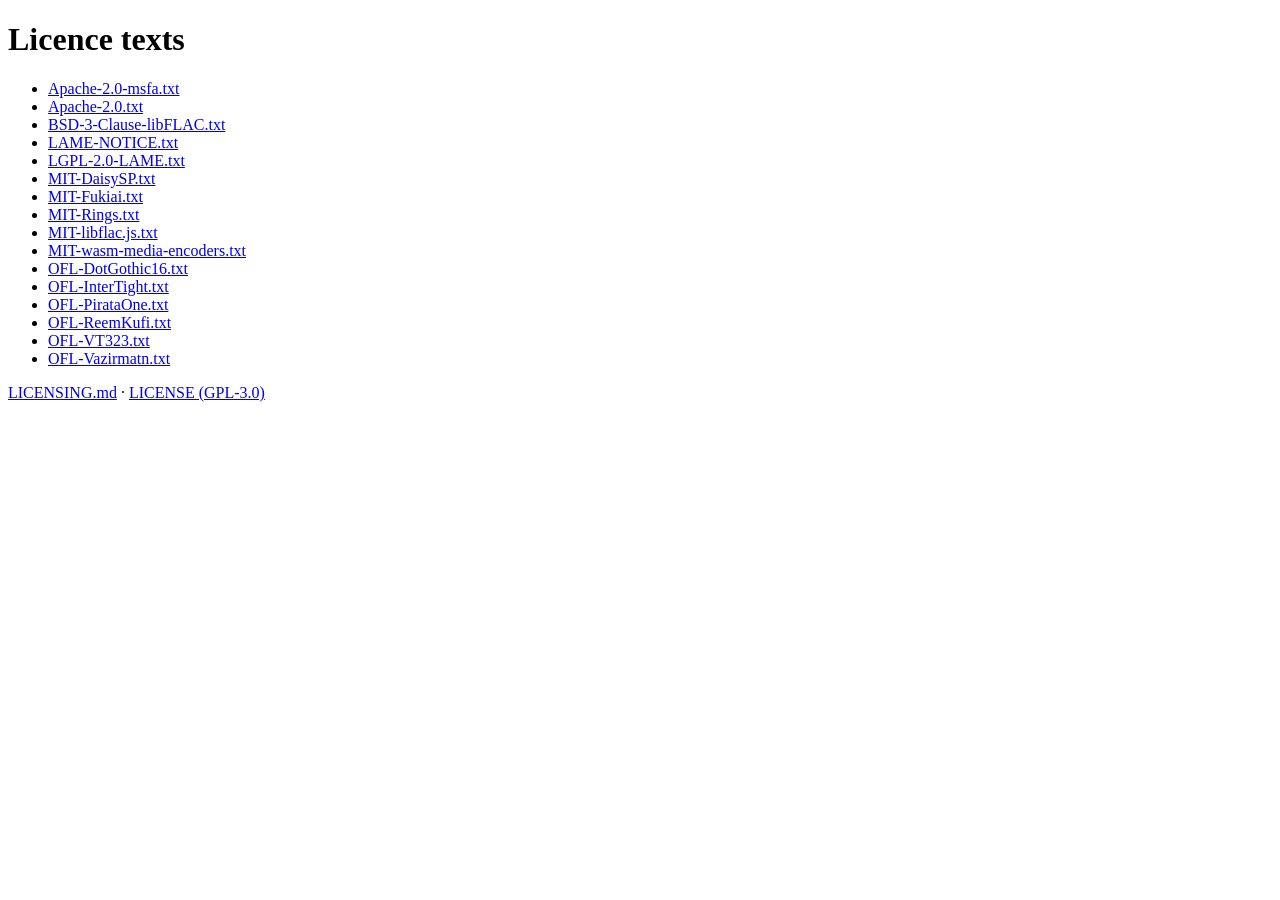
<file: firmware/LICENSES/index.html>
<!doctype html><meta charset="utf-8"><title>Felucca licences</title><h1>Licence texts</h1><ul><li><a href="Apache-2.0-msfa.txt">Apache-2.0-msfa.txt</a></li><li><a href="Apache-2.0.txt">Apache-2.0.txt</a></li><li><a href="BSD-3-Clause-libFLAC.txt">BSD-3-Clause-libFLAC.txt</a></li><li><a href="LAME-NOTICE.txt">LAME-NOTICE.txt</a></li><li><a href="LGPL-2.0-LAME.txt">LGPL-2.0-LAME.txt</a></li><li><a href="MIT-DaisySP.txt">MIT-DaisySP.txt</a></li><li><a href="MIT-Fukiai.txt">MIT-Fukiai.txt</a></li><li><a href="MIT-Rings.txt">MIT-Rings.txt</a></li><li><a href="MIT-libflac.js.txt">MIT-libflac.js.txt</a></li><li><a href="MIT-wasm-media-encoders.txt">MIT-wasm-media-encoders.txt</a></li><li><a href="OFL-DotGothic16.txt">OFL-DotGothic16.txt</a></li><li><a href="OFL-InterTight.txt">OFL-InterTight.txt</a></li><li><a href="OFL-PirataOne.txt">OFL-PirataOne.txt</a></li><li><a href="OFL-ReemKufi.txt">OFL-ReemKufi.txt</a></li><li><a href="OFL-VT323.txt">OFL-VT323.txt</a></li><li><a href="OFL-Vazirmatn.txt">OFL-Vazirmatn.txt</a></li></ul><p><a href="../LICENSING.md">LICENSING.md</a> · <a href="../LICENSE">LICENSE (GPL-3.0)</a></p>
</file>
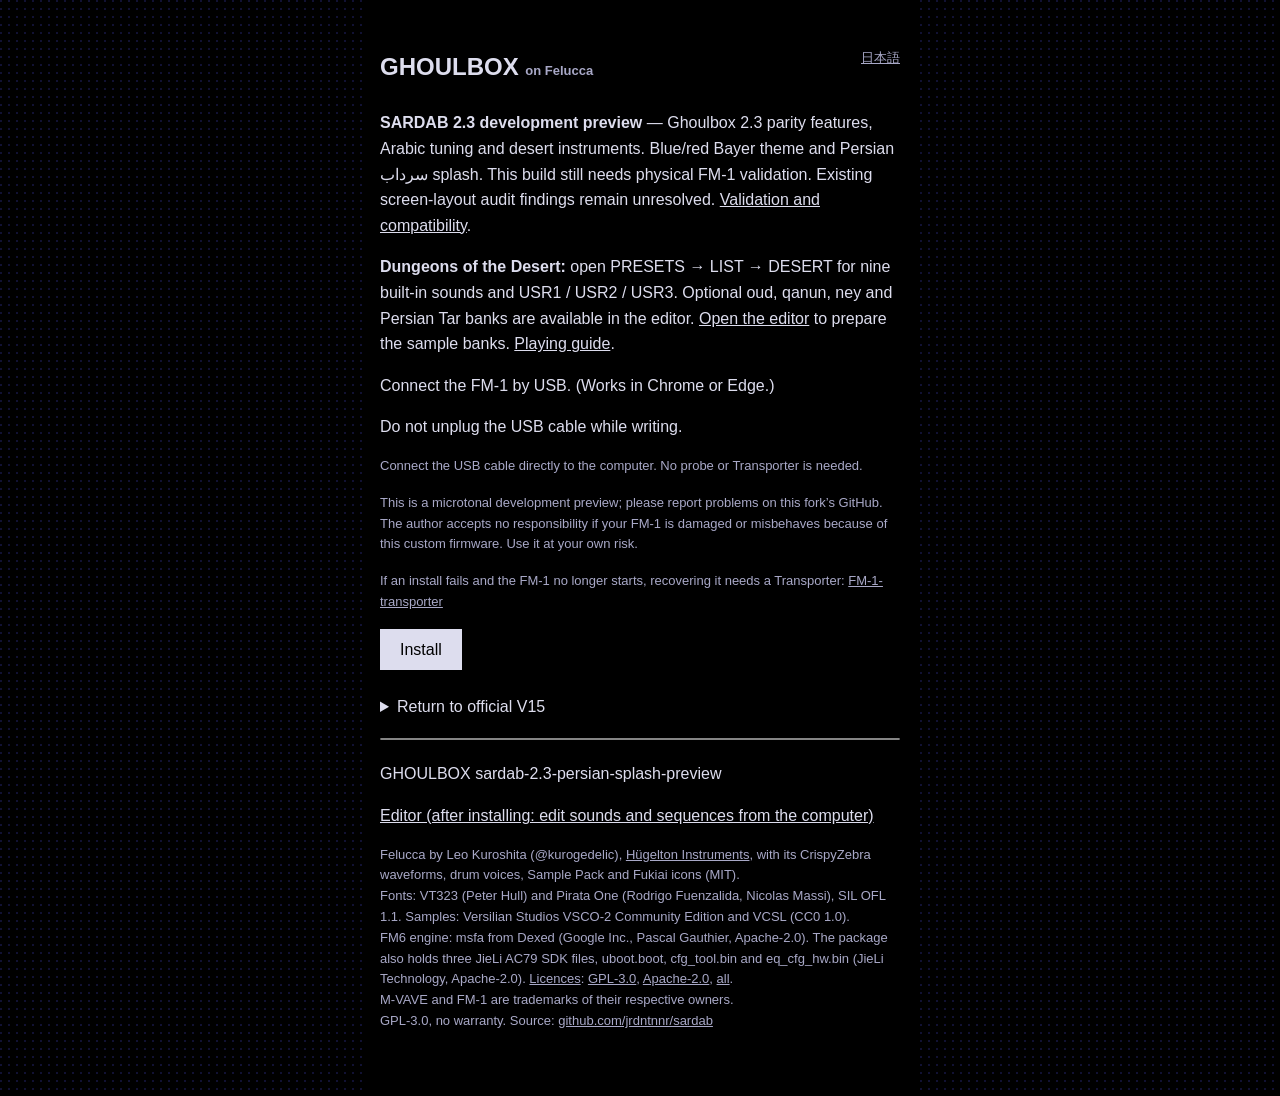
<file: webapp/installer/index.html>
<!doctype html>
<!-- SPDX-License-Identifier: GPL-3.0-only
     Copyright (C) 2026 Leo Kuroshita (@kurogedelic), Hügelton Instruments -->
<html lang="en" data-brand="sardab">
<head>
<meta charset="utf-8">
<meta name="viewport" content="width=device-width, initial-scale=1">
<title>GHOULBOX</title>
<style>
  :root { --bg: #F2EAD8; --fg: #1E140C; --dim: #6E604C; --theme: #9A5A0C; }   /* GHOULBOX: parchment / CRYPT */
  @media (prefers-color-scheme: dark) {
    :root:not([data-theme="light"]) { --bg: #0E0B08; --fg: #E8DCC4; --dim: #A0927C; --theme: #E89A2C; }
  }
  :root[data-theme="dark"] { --bg: #0E0B08; --fg: #E8DCC4; --dim: #A0927C; --theme: #E89A2C; }
  h1 { color: var(--theme); }
  body { margin: 0; background: var(--bg); color: var(--fg);
         font: 16px/1.6 -apple-system, BlinkMacSystemFont, "Helvetica Neue", Arial, sans-serif; }
  main { max-width: 520px; margin: 0 auto; padding: 48px 16px; }
  h1 { font-size: 24px; font-weight: 600; margin: 0 0 24px; }
  .lang { float: right; font-size: 13px; color: var(--dim); cursor: pointer; text-decoration: underline; background: none; padding: 0; color: var(--dim); }
  p { margin: 0 0 16px; }
  button { font: inherit; background: var(--fg); color: var(--bg); border: 0; padding: 8px 20px; cursor: pointer; }
  button:disabled { opacity: .3; cursor: default; }
  #status { margin-top: 16px; min-height: 1.6em; }
  .small { color: var(--dim); font-size: 13px; }
  progress { width: 100%; height: 4px; margin-top: 16px; }
  pre { color: var(--dim); font-size: 12px; white-space: pre-wrap; margin-top: 16px; }
</style>
<link rel="stylesheet" href="sardab-theme.css">
</head>
<body class="installer">
<main>
  <button class="lang" id="lang"></button>
  <h1>GHOULBOX <span class="small" style="color:var(--dim)">on Felucca</span></h1>
  <p><strong>SARDAB 2.3 development preview</strong> — Ghoulbox 2.3 parity features, Arabic tuning and desert instruments.
    Blue/red Bayer theme and Persian سرداب splash. This build still needs physical FM-1 validation. Existing screen-layout audit findings remain unresolved.
    <a href="https://github.com/jrdntnnr/sardab/blob/main/docs/INTEGRATION-STATUS.md" style="color:inherit">Validation and compatibility</a>.</p>
  <p><strong>Dungeons of the Desert:</strong> open PRESETS → LIST → DESERT for nine built-in sounds and USR1 / USR2 / USR3.
    Optional oud, qanun, ney and Persian Tar banks are available in the editor.
    <a href="../editor/" style="color:inherit">Open the editor</a> to prepare the sample banks.
    <a href="https://github.com/jrdntnnr/sardab/blob/main/docs/DUNGEONS-OF-THE-DESERT.md" style="color:inherit">Playing guide</a>.</p>
  <p data-t="intro"></p>
  <p data-t="warn"></p>
  <p class="small" data-t="direct"></p>
  <p class="small" data-t="beta"></p>
  <p class="small"><span data-t="brick"></span>
    <a href="https://github.com/kurogedelic/FM-1-transporter" target="_blank" rel="noopener" style="color:inherit">FM-1-transporter</a></p>
  <p><button id="go" disabled data-t="install"></button></p>
  <details style="margin-top:24px">
    <summary data-t="stockTitle"></summary>
    <p class="small" data-t="back"></p>
    <p class="small"><a href="https://www.m-vave.com/download" target="_blank" rel="noopener" style="color:inherit">M-VAVE Downloads</a></p>
    <p><label><span data-t="stockFile"></span><br><input id="stock-file" type="file" accept=".fwsc"></label></p>
    <p><button id="stock-go" disabled data-t="stockGo"></button></p>
    <p class="small" data-t="stockBackup"></p>
    <p class="small"><label><input id="stock-recovery" type="checkbox"> <span data-t="stockRecovery"></span></label></p>
  </details>
  <progress id="bar" max="100" value="0"></progress>
  <p id="status"></p>
  <pre id="log"></pre>
  <p><a href="../editor/" style="color:inherit" data-t="editor"></a></p>
  <p class="small">Felucca by Leo Kuroshita (@kurogedelic), <a href="https://hugelton.com" target="_blank" rel="noopener" style="color:inherit">Hügelton Instruments</a>, with its CrispyZebra waveforms, drum voices, Sample Pack and Fukiai icons (MIT).<br>
    Fonts: VT323 (Peter Hull) and Pirata One (Rodrigo Fuenzalida, Nicolas Massi), SIL OFL 1.1. Samples: Versilian Studios VSCO-2 Community Edition and VCSL (CC0 1.0).<br>
    FM6 engine: msfa from Dexed (Google Inc., Pascal Gauthier, Apache-2.0). The package also holds three JieLi AC79 SDK files, uboot.boot, cfg_tool.bin and eq_cfg_hw.bin (JieLi Technology, Apache-2.0). <a href="../../firmware/LICENSING.md" style="color:inherit">Licences</a>: <a href="../../firmware/LICENSE" style="color:inherit">GPL-3.0</a>, <a href="../../firmware/LICENSES/Apache-2.0.txt" style="color:inherit">Apache-2.0</a>, <a href="../../firmware/LICENSES/" style="color:inherit">all</a>.<br>
    M-VAVE and FM-1 are trademarks of their respective owners.<br>
    <span data-t="license"></span> <a href="https://github.com/jrdntnnr/sardab" target="_blank" rel="noopener" style="color:inherit">github.com/jrdntnnr/sardab</a></p>
</main>
<script type="module">
// SPDX-License-Identifier: GPL-3.0-only
// Copyright (C) 2026 Leo Kuroshita (@kurogedelic), Hügelton Instruments
//
// FM-1 .fwsc packages in the browser: the package identity and the image the
// device reads during an update.

const BLOCKS = 20, BLK = 0x30, KEEP = 0x2F;
const STOCK_V15_SHA256 = "db1642b2b6fa5c2cccb11ffd13878068bb28601678d3644049f99dc40e7edb8a";
const STOCK_APP_SIZE = 0x8DFBC;
const STOCK_V15_SIZE = 699956;

const T = new Uint16Array(256);
for (let i = 0; i < 256; i++) {
  let c = i << 8;
  for (let k = 0; k < 8; k++) c = c & 0x8000 ? (c << 1) ^ 0x1021 : c << 1;
  T[i] = c & 0xFFFF;
}

function crc16(d, crc = 0) {
  for (let i = 0; i < d.length; i++) crc = ((crc << 8) & 0xFFFF) ^ T[((crc >> 8) ^ d[i]) & 0xFF];
  return crc;
}

function enc(buf, off, size, key = 0xFFFF) {
  for (let i = 0; i < size; i++) {
    buf[off + i] ^= key & 0xFF;
    key = ((key * 2) ^ (key & 0x8000 ? 0x1021 : 0)) & 0xFFFF;
  }
}

function sfc(buf, off, size, base, key) {
  for (let i = 0; i < size; i += 32) enc(buf, off + i, Math.min(size - i, 32), key ^ ((off + i - base) >> 2));
}

function chipkeyDecode(d) {
  let sum = 0;
  for (let i = 0; i < 16; i++) sum += d[i];
  sum &= 0xFF;
  sum = sum >= 0xE0 ? 0xAA : sum <= 0x10 ? 0x55 : sum;
  let k = 0;
  for (let i = 0; i < 16; i++) if ((d[16 + i] ^ d[15 - i]) < sum) k |= 1 << i;
  return k;
}

const align32 = (v) => (v + 31) & ~31;
const u16 = (b, o) => b[o] | (b[o + 1] << 8);
const u32 = (b, o) => (b[o] | (b[o + 1] << 8) | (b[o + 2] << 16) | (b[o + 3] << 24)) >>> 0;
function w16(b, o, v) { b[o] = v & 0xFF; b[o + 1] = (v >> 8) & 0xFF; }
function w32(b, o, v) { w16(b, o, v & 0xFFFF); w16(b, o + 2, (v >>> 16) & 0xFFFF); }

class Entry {                                   // JLFS head, 32 bytes
  constructor(raw, off) {
    this.hdrOff = off;
    this.hcrc = u16(raw, off);
    this.dcrc = u16(raw, off + 2);
    this.offset = u32(raw, off + 4);
    this.size = u32(raw, off + 8);
    this.flags = raw[off + 12];
    this.resvd = raw[off + 13];
    this.index = u16(raw, off + 14);
    this.rawName = raw.slice(off + 16, off + 32);
    const z = this.rawName.indexOf(0);
    this.name = String.fromCharCode(...this.rawName.slice(0, z < 0 ? 16 : z));
    if (crc16(raw.subarray(off + 2, off + 32)) !== this.hcrc) throw new Error(`JLFS header CRC mismatch @${off.toString(16)}`);
  }
  packInto(buf) {
    const o = this.hdrOff;
    w16(buf, o + 2, this.dcrc); w32(buf, o + 4, this.offset); w32(buf, o + 8, this.size);
    buf[o + 12] = this.flags; buf[o + 13] = this.resvd; w16(buf, o + 14, this.index);
    buf.set(this.rawName, o + 16);
    this.hcrc = crc16(buf.subarray(o + 2, o + 32));
    w16(buf, o, this.hcrc);
  }
}

class Package {
  constructor(bytes) {
    this.raw = new Uint8Array(bytes);
    this.parseUfw();
    this.flash = this.raw.slice(this.flashFileOff, this.flashFileOff + this.flashSize);
    this.parseFlash();
  }

  get product() { return productOf(this.raw); }

  setProduct(name) {
    if (name.length > BLOCKS) throw new Error("product name too long");
    for (let i = 0; i < BLOCKS; i++) {
      const m = i < name.length ? (name.charCodeAt(i) + i + 1) & 0xFF : 0x7D;
      if (i < name.length && m === 0x7D) throw new Error("product name encodes to the unused marker");
      this.raw[i * BLK + KEEP] = m;
    }
  }

  headerBytes() {
    const h = new Uint8Array(BLOCKS * KEEP);
    for (let i = 0; i < BLOCKS; i++) h.set(this.raw.subarray(i * BLK, i * BLK + KEEP), i * KEEP);
    return h;
  }

  hdrFileOff(i) { return Math.floor(i / KEEP) * BLK + (i % KEEP); }

  parseUfw() {
    const h = this.headerBytes();
    enc(h, 0, 0x40);
    const hcrc = u16(h, 0), lcrc = u16(h, 2), nent = u16(h, 8);
    if (crc16(h.subarray(2, 0x40)) !== hcrc) throw new Error("not an FM-1 .fwsc (UFW header CRC mismatch)");
    this.skew = BLOCKS * BLK - h.length;
    this.ufw = h;
    this.nent = nent;
    const hsize = 0x40 + nent * 0x50;
    if (crc16(h.subarray(0x40, hsize)) !== lcrc) throw new Error("UFW entry list CRC mismatch");
    this.entries = [];
    for (let off = 0x40; off < hsize; off += 0x50) {
      const e = h.slice(off, off + 0x50);
      enc(e, 0, 0x50);
      const z = e.subarray(0x40, 0x50).indexOf(0);
      this.entries.push({ off, type: u16(e, 0), dcrc: u16(e, 4), dataOff: u32(e, 8), size: u32(e, 12),
        name: String.fromCharCode(...e.subarray(0x40, z < 0 ? 0x50 : 0x40 + z)), plain: e });
    }
    const fl = this.entries.find((e) => e.type === 0);
    if (!fl) throw new Error("no flash.bin in the package");
    this.flashEntry = fl;
    this.flashFileOff = fl.dataOff + this.skew;
    this.flashSize = fl.size;
    if (crc16(this.raw.subarray(this.flashFileOff, this.flashFileOff + fl.size)) !== fl.dcrc) throw new Error("flash.bin CRC mismatch");
  }

  parseFlash() {
    const dec = this.flash.slice();
    const h = dec.slice(0, 32);
    enc(h, 0, 32);
    if (crc16(h.subarray(2, 32)) !== u16(h, 0)) throw new Error("flash header CRC mismatch");
    this.chipKey = null; this.appBase = null;
    for (let off = 32; ; off += 32) {
      enc(dec, off, 32);
      const e = new Entry(dec, off);
      if (e.name === "isd_config.ini") {
        const blob = dec.subarray(e.offset, e.offset + 34);
        if (crc16(blob.subarray(0, 32)) === u16(blob, 32)) this.chipKey = chipkeyDecode(blob.subarray(0, 32));
      }
      if (e.flags === 0x81 && e.name === "app_dir_head" && this.appBase === null) this.appBase = e.offset;
      if (e.index) break;
    }
    if (this.chipKey === null || this.appBase === null) throw new Error("chip key or app_dir_head not found");
    const b = this.appBase, k = this.chipKey, end = align32(b + 32);
    sfc(dec, b, end - b, b, k);
    const head = new Entry(dec, b);
    const blkEnd = b + head.size;
    if (blkEnd > end) sfc(dec, end, blkEnd - end, b, k);
    this.sfcEnd = Math.max(end, blkEnd);
    this.cfgLen = 0;
    const probe = this.flash.slice(b, align32(blkEnd) + 32);
    sfc(probe, 0, probe.length, 0, k);
    try {
      const cfg = new Entry(probe, blkEnd - b);
      if (cfg.name === "cfg" && blkEnd + cfg.size <= this.flash.length) this.cfgLen = cfg.size;
    } catch (_) { /* no cfg block */ }
    if (this.cfgLen) {
      const region = this.flash.slice(b, blkEnd + this.cfgLen);
      sfc(region, 0, region.length, 0, k);
      dec.set(region, b);
      this.sfcEnd = blkEnd + this.cfgLen;
    }
    this.head = head;
    this.app = null;
    for (let off = b + 32; ; off += 32) {
      const e = new Entry(dec, off);
      if (e.flags === 0x82 && e.name === "app.bin") this.app = e;
      if (e.index) break;
    }
    if (!this.app) throw new Error("app.bin not found in app area");
    this.appOff = b + this.app.offset;
    this.dec = dec;
  }

  // the new app, padded to the stock size (Felucca never changes the layout)
  setApp(app) {
    if (app.length > this.app.size) throw new Error(`app is ${app.length} B, the slot is ${this.app.size} B`);
    const nw = new Uint8Array(this.app.size).fill(0xFF);
    nw.set(app);
    const a = this.app, h = this.head, b = this.appBase;
    this.dec.set(nw, this.appOff);
    a.dcrc = crc16(nw);
    a.packInto(this.dec);
    h.dcrc = crc16(this.dec.subarray(h.hdrOff + 32, h.hdrOff + h.size));
    h.packInto(this.dec);
    this.sfcEnd = Math.max(align32(b + 32), b + h.size + this.cfgLen);
    const region = this.dec.slice(b, this.sfcEnd);
    sfc(region, 0, region.length, 0, this.chipKey);
    this.flash.set(region, b);
  }

  serialize() {
    const out = this.raw.slice();
    out.set(this.flash, this.flashFileOff);
    const fl = this.flashEntry, e = fl.plain.slice();
    w16(e, 4, crc16(this.flash));
    enc(e, 0, 0x50);
    const h = this.ufw.slice();
    h.set(e, fl.off);
    const hsize = 0x40 + this.nent * 0x50;
    w16(h, 2, crc16(h.subarray(0x40, hsize)));
    w16(h, 0, crc16(h.subarray(2, 0x40)));
    enc(h, 0, 0x40);
    for (let i = 0; i < hsize; i++) out[this.hdrFileOff(i)] = h[i];
    return out;
  }
}

// the package identity ("FM-1_904"): one marker byte after each of the first 20 blocks
function productOf(fwsc) {
  if (fwsc.length < BLOCKS * BLK) throw new Error("not an FM-1 package (too short)");
  let s = "";
  for (let i = 0; i < BLOCKS; i++) {
    const m = fwsc[i * BLK + KEEP];
    if (m !== 0x7D) s += String.fromCharCode((m - i - 1) & 0xFF);
  }
  return s;
}

// the image the device addresses during an update: the .fwsc without the 20 marker bytes
function logicalImage(fwsc) {
  const out = new Uint8Array(fwsc.length - BLOCKS);
  for (let i = 0; i < BLOCKS; i++) out.set(fwsc.subarray(i * BLK, i * BLK + KEEP), i * KEEP);
  out.set(fwsc.subarray(BLOCKS * BLK), BLOCKS * KEEP);
  return out;
}

async function sha256hex(bytes) {
  const d = await crypto.subtle.digest("SHA-256", bytes);
  return [...new Uint8Array(d)].map((x) => x.toString(16).padStart(2, "0")).join("");
}

// Only the user's unmodified official V15 is accepted for a return to stock.
// The digest pins every file, loader and flash layout; filenames are not evidence.
// The file goes to the device unchanged, through its own official loader, as M-VAVE's
// updater sends it. head: the image range SARDAB compares with the device's boot
// data (CHECK HEAD, firmware/src/ota.c) before it starts that loader.
async function validateStockPackage(bytes) {
  if (bytes.length !== STOCK_V15_SIZE || await sha256hex(bytes) !== STOCK_V15_SHA256)
    throw new Error("Select the unmodified official FM-1 V15 file (FM-1.fwsc).");
  const pkg = new Package(bytes);
  if (pkg.product !== "FM-1_015" || pkg.flashFileOff !== 1044 || pkg.flashSize !== 602112 ||
      pkg.appBase !== 16384 || pkg.appOff !== 16672 || pkg.app.size !== STOCK_APP_SIZE ||
      !pkg.entries.some((e) => e.type === 100 && e.name === "ota.bin" && e.size === 19969))
    throw new Error("The official firmware has an unsupported FM-1 layout.");
  const head = pkg.flashEntry.dataOff;
  return { product: pkg.product, image: logicalImage(bytes), sha256: STOCK_V15_SHA256,
    head: { from: head, to: head + 0x4000 } };
}

// official V15 + Felucca app -> installable package (Uint8Array)
async function buildFeluccaPackage(stockBytes, appBytes, product) {
  const sha = await sha256hex(stockBytes);
  if (sha !== STOCK_V15_SHA256) throw new Error("this is not the official FM-1 V15 firmware file (FM-1.fwsc)");
  const pkg = new Package(stockBytes);
  pkg.setApp(appBytes);
  pkg.setProduct(product);
  return pkg.serialize();
}

// SPDX-License-Identifier: GPL-3.0-only
// Copyright (C) 2026 Leo Kuroshita (@kurogedelic), Hügelton Instruments
//
// The FM-1 USB-MIDI update protocol over WebMIDI (after tools/fm1_install.py).
// Step 1: the running firmware (official
// or Felucca) reads parts of the package and stages the update loader. Step 2:
// the loader reads the whole image and writes it. Both steps are "the device
// asks, we answer": cmd 0x30 read requests on the logical image.

const HS_QUERY = [0xF0, 0x00, 0x32, 0x45, 0x00, 0x00, 0x00, 0x40, 0x7F, 0xF7];
const UPGRADE = [0xF0, 0x22, 0x24, 0x35, 0x7F, 0xF7];
const MAXDATA = 512;
const sleep = (ms) => new Promise((r) => setTimeout(r, ms));
const IS_OTA = (id) => /^ota-/i.test(id.model);
// the update loaders on the handshake: SARDAB's own (firmware/loader/loader.c), which writes the
// app area only, and the official one, which writes the whole package including the boot data and
// reports the name in its update record (firmware/src/ota.c). Each package goes only to its own.
const SARDAB_LOADER = "ota-FM-1_900";
const STOCK_LOADER = "ota-FM-1_015";

// errors carry a code the pages translate: notfound, model, stopped, noloader, lost, noreturn,
// mismatch (detail: the identity the device reports), badreq, wrongloader (detail: the loader's
// identity). A step-1 error has lastRead: the last image address the running firmware read.
function fail(code, msg, detail = "") { const e = new Error(msg); e.code = code; e.detail = detail; return e; }

function pack7(data) {
  const out = []; let acc = 0, nb = 0;
  for (const b of data) {
    acc |= b << nb; nb += 8;
    while (nb >= 7) { out.push(acc & 0x7F); acc >>>= 7; nb -= 7; }
  }
  if (nb) out.push(acc & 0x7F);
  return out;
}

function unpack7(s) {
  const out = []; let acc = 0, nb = 0;
  for (const b of s) {
    acc |= (b & 0x7F) << nb; nb += 7;
    while (nb >= 8) { out.push(acc & 0xFF); acc >>>= 8; nb -= 8; }
  }
  return out;
}

function response(addr, data, fl = 0) {
  const len = data.length;
  const body = [0x00, 0x59, 0x30, (len + 8) & 0xFF, ((len + 8) >> 8) & 0xFF, 0, fl,
    addr & 0xFF, (addr >>> 8) & 0xFF, (addr >>> 16) & 0xFF, (addr >>> 24) & 0xFF,
    len & 0xFF, (len >> 8) & 0xFF, 0, ...data];
  let s = 0;
  for (let i = 6; i < body.length; i++) s += body[i];
  body.push(~s & 0xFF);
  return [0xF0, ...pack7(body), 0xF7];
}

function parseRequest(pkt) {
  if (pkt[0] !== 0xF0 || pkt[pkt.length - 1] !== 0xF7) return null;
  const u = unpack7(pkt.slice(1, -1));
  if (u.length !== 15 || u[0] !== 0 || u[1] !== 0x59 || u[2] !== 0x30) return null;
  let s = 0;
  for (let i = 6; i < 14; i++) s += u[i];
  if ((~s & 0xFF) !== u[14]) return null;
  return { fl: u[6], addr: (u[7] | (u[8] << 8) | (u[9] << 16) | (u[10] << 24)) >>> 0, len: u[11] | (u[12] << 8) | (u[13] << 16) };
}

function parseIdentity(pkt) {
  const d = unpack7(pkt.slice(1, -1));
  if (d.length !== 34 || d[0] !== 0 || d[1] !== 0x59 || d[2] !== 0x11) return null;
  const txt = String.fromCharCode(...d.slice(6, 33)).replace(/\0+$/, "");
  const m = /^([^_]+)_(\d+)$/.exec(txt);
  return m ? { text: txt, model: m[1], version: parseInt(m[2], 10) } : null;
}

// one MIDI in/out pair with a SysEx queue
class Link {
  constructor(input, output) {
    this.input = input; this.output = output; this.q = []; this.waiter = null;
    input.onmidimessage = (ev) => {
      if (ev.data[0] !== 0xF0) return;
      this.q.push(Array.from(ev.data));
      if (this.waiter) { const w = this.waiter; this.waiter = null; w(); }
    };
  }
  get lost() { return this.input.state === "disconnected" || this.output.state === "disconnected"; }
  // false when the port is gone (unplugged): WebMIDI throws on a disconnected output
  send(bytes) {
    try { this.output.send(bytes); return true; } catch (_) { return false; }
  }
  drain() { this.q.length = 0; }
  async read(ms) {
    if (!this.q.length) {
      let tm;
      await Promise.race([new Promise((r) => { this.waiter = r; }), new Promise((r) => { tm = setTimeout(r, ms); })]);
      clearTimeout(tm);
      this.waiter = null;
    }
    return this.q.shift() || null;
  }
  close() { this.input.onmidimessage = null; }
}

async function handshake(link, tries = 3) {
  link.drain();
  for (let t = 0; t < tries; t++) {
    if (!link.send(HS_QUERY)) return null;
    const end = Date.now() + 1000;
    while (Date.now() < end) {
      const p = await link.read(end - Date.now());
      if (!p) break;
      const id = parseIdentity(p);
      if (id) return id;
    }
  }
  return null;
}

class Updater {
  constructor(access, log) {
    this.access = access;
    this.log = log || (() => {});
  }

  // every in/out pair with the same port name that answers the handshake
  async find(filter) {
    const outs = [...this.access.outputs.values()];
    for (const input of this.access.inputs.values()) {
      if (input.state === "disconnected") continue;
      if (!/fm-1|felucca|ota|composite|sinco|usb-midi/i.test(input.name || "")) continue;   // never probe other gear
      const output = outs.find((o) => o.name === input.name && o.state !== "disconnected");
      if (!output) continue;
      try { await input.open(); await output.open(); } catch (_) { continue; }
      const link = new Link(input, output);
      const id = await handshake(link, 2);
      if (id && (!filter || filter(id))) return { link, id, name: input.name };
      link.close();
    }
    return null;
  }

  // halfReload (GHOULBOX): Chrome on Linux gives an open page only the output of a port that came back (the FM-1
  // rebooted into its loader); the input never appears there, though the system has it and a new page sees both.
  // When an FM-1 output stays without its input for 3 tries, stop with "reload": the page reloads and resumes.
  async waitFor(filter, ms, halfReload = false) {
    const end = Date.now() + ms;
    let half = 0;
    while (Date.now() < end) {
      const dev = await this.find(filter);
      if (dev) return dev;
      if (halfReload && this.halfPort()) {
        if (++half >= 3) throw fail("reload", "the update loader is there, but this page cannot hear it: reloading to continue");
      } else {
        half = 0;
      }
      await sleep(1000);
    }
    return null;
  }

  // an FM-1 port listed as an output with no input of its name (GHOULBOX: waitFor's halfReload)
  halfPort() {
    const ins = new Set([...this.access.inputs.values()].filter((p) => p.state !== "disconnected").map((p) => p.name));
    return [...this.access.outputs.values()].some((o) => o.state !== "disconnected" &&
      /fm-1|felucca|ota|composite|sinco|usb-midi/i.test(o.name || "") && !ins.has(o.name));
  }

  // serve read requests until the device asks for one of the finish addresses; stops early
  // when the port disappears (lost: true) instead of waiting out idleMs
  async serve(link, image, finishAddr, idleMs, onProgress) {
    let served = 0, last = Date.now(), lastRead = -1;
    for (;;) {
      const pkt = await link.read(1000);
      if (!pkt) {
        if (link.lost) return { served, finished: false, lost: true, lastRead };
        if (Date.now() - last > idleMs) return { served, finished: false, lastRead };
        continue;
      }
      const r = parseRequest(pkt);
      if (!r) continue;
      last = Date.now();
      if (r.addr === 0xE0000000 || r.addr === 0xF0000000) {
        link.send(response(r.addr, [...new TextEncoder().encode("success"), 0]));
        if (r.addr === finishAddr) return { served, finished: true };
        continue;
      }
      if (r.len > MAXDATA || r.addr + r.len > image.length) throw fail("badreq", `bad request ${r.addr.toString(16)}+${r.len}`);
      lastRead = r.addr;
      await sleep(10);
      if (!link.send(response(r.addr, Array.from(image.subarray(r.addr, r.addr + r.len)), r.fl))) {
        return { served, finished: false, lost: true, lastRead };
      }
      served++;
      if (onProgress) onProgress(served, r.addr);
    }
  }

  // full install: running firmware -> loader -> new firmware; loader: the identity of the
  // package's own loader (SARDAB_LOADER, STOCK_LOADER), any other one gets nothing
  async install(image, product, onStep, loader = SARDAB_LOADER) {
    const step = onStep || (() => {});
    const dev = await this.find((id) => !IS_OTA(id));
    if (!dev) throw fail("notfound", "FM-1 not found (USB cable, and no other app using it?)");
    const [model] = product.split("_");
    if (dev.id.model !== model) { dev.link.close(); throw fail("model", `the device is ${dev.id.text}, the package is for ${product}`); }
    step("start", dev.id.text);
    dev.link.send(UPGRADE);
    await sleep(2000);
    const s1 = await this.serve(dev.link, image, 0xE0000000, 8000, (n) => step("verify", n));
    dev.link.close();
    if (!s1.finished) {
      const e = fail(s1.lost ? "lost" : "stopped", `the device ${s1.lost ? "was disconnected" : "stopped"} after ${s1.served} requests: nothing was written`);
      e.lastRead = s1.lastRead;
      throw e;
    }
    step("loader");
    await sleep(3000);
    const ota = await this.waitFor((id) => id.model === "ota-" + model, 30000, true);
    if (!ota) throw fail("noloader", "the update loader did not appear. Replug the USB cable and press Install again: the device stays in update mode until it is finished.");
    if (ota.id.text !== loader) {
      ota.link.close();
      throw fail("wrongloader", `the device started ${ota.id.text}, this package goes only to ${loader}: nothing was sent to it`, ota.id.text);
    }
    const s2 = await this.write(ota, image, step);
    if (!s2.finished) throw fail(s2.lost ? "lost" : "stopped", `the loader ${s2.lost ? "was disconnected" : "stopped"} after ${s2.served} requests. Replug and press Install again to resume.`);
    step("reboot");
    await sleep(3000);
    const back = await this.waitFor((id) => !IS_OTA(id), 40000);
    if (!back) throw fail("noreturn", "the device did not come back: power-cycle it");
    back.link.close();
    if (back.id.text !== product) throw fail("mismatch", `installed, but the device reports ${back.id.text}`, back.id.text);
    step("done", back.id.text);
    return back.id.text;
  }

  // step 2 with the loader found by find()/waitFor()
  async write(ota, image, step) {
    ota.link.send(UPGRADE);
    await sleep(2000);
    const s2 = await this.serve(ota.link, image, 0xF0000000, 180000, (n) => step("write", n));
    ota.link.close();
    return s2;
  }

  // resume: the device is already in update mode (loader) -> true when the write finished
  // waitMs (GHOULBOX): look for the loader that long (a page reloaded to reach it can list it a moment late); 0: once
  async resume(image, onStep, product = null, waitMs = 0, loader = SARDAB_LOADER) {
    const model = product && product.split("_")[0];
    const isOta = (id) => id.text === loader;
    const ota = waitMs ? await this.waitFor(isOta, waitMs) : await this.find(isOta);
    if (!ota) return false;
    const step = onStep || (() => {});
    const result = await this.write(ota, image, step);
    if (!result.finished) return false;
    if (product) {
      step("reboot");
      await sleep(3000);
      const back = await this.waitFor((id) => id.model === model, 40000);
      if (!back) throw fail("noreturn", "The FM-1 did not return after resuming the write.");
      back.link.close();
      if (back.id.text !== product) throw fail("mismatch", "The FM-1 reports a different firmware after resuming.", back.id.text);
      step("done", back.id.text);
    }
    return true;
  }
}

// SPDX-License-Identifier: GPL-3.0-only
// Copyright (C) 2026 Leo Kuroshita (@kurogedelic), Hügelton Instruments
// Local, complete musical archives. Requests name whitelisted objects, never flash addresses.
// 8: the FM6 patch bank of 1.0..1.0.2 (listed empty since 1.0.3: a restore of an older archive's bank moves its patches
// into the user presets restored before it); 9: the user presets' FM6 patches (1.0.3)
const BACKUP_IDS = [0, 1, 2, 3, 4, 5, 6, 7, 8, 9, 32, 33, 34];
const BACKUP_IDS_V2 = BACKUP_IDS.filter((id) => id !== 9);              // 1.0..1.0.2, and their archives
const BACKUP_IDS_V1 = BACKUP_IDS_V2.filter((id) => id !== 8);           // firmware before FM6, and its archives
const idsOf = (n) => [BACKUP_IDS, BACKUP_IDS_V2, BACKUP_IDS_V1].find((ids) => ids.length === n) || null;
const BACKUP_CMD = { LIST: 65, GET: 66, PUT: 67 };
const BACKUP_CHUNK = 256;
const bkU32 = (n) => Array.from({ length: 5 }, (_, i) => (n >>> (i * 7)) & (i === 4 ? 15 : 127));
const bkR32 = (a, off = 0) => {
  if (a.length < off + 5 || a[off + 4] > 15) throw new Error("Invalid archive number");
  return (a[off] | a[off + 1] << 7 | a[off + 2] << 14 | a[off + 3] << 21 | a[off + 4] << 28) >>> 0;
};
function bkPack(bytes) {
  const a = [];
  for (let off = 0; off < bytes.length; off += 7) {
    const chunk = bytes.subarray(off, off + 7);
    a.push(chunk.reduce((m, b, i) => m | (b >>> 7) << i, 0), ...chunk.map((b) => b & 127));
  }
  return a;
}
function bkUnpack(a, size) {
  const out = new Uint8Array(size); let i = 0, j = 0;
  while (j < size) {
    const n = Math.min(7, size - j), mask = a[i++];
    if (mask == null || mask >>> n) throw new Error("Invalid archive bytes");
    for (let k = 0; k < n; k++) {
      if (a[i] == null || a[i] > 127) throw new Error("Short archive chunk");
      out[j++] = a[i++] | (mask >>> k & 1) << 7;
    }
  }
  if (i !== a.length) throw new Error("Trailing archive bytes");
  return out;
}
function bkCrc(bytes) {
  let c = 0xffffffff;
  for (const b of bytes) {
    c ^= b;
    for (let k = 0; k < 8; k++) c = c >>> 1 ^ (c & 1 ? 0xedb88320 : 0);
  }
  return (~c) >>> 0;
}
function bkCheck(rc) {
  if (rc) throw new Error(({ 1: "Invalid archive object", 2: "Archive data failed validation", 3: "Stop playback first", 4: "Flash write failed", 5: "Start a fresh backup" })[rc] || `Archive error ${rc}`);
}
function bkManifest(a) {
  if (a[0] !== 1) throw new Error("Unsupported archive protocol");
  bkCheck(a[1]);
  const ids = idsOf(a[2]);
  if (!ids || a.length !== 3 + a[2] * 11) throw new Error("Incomplete archive manifest");
  return ids.map((id, i) => {
    const p = 3 + i * 11;
    if (a[p] !== id) throw new Error("Unexpected archive object");
    const size = bkR32(a, p + 1), crc = bkR32(a, p + 6);
    if (size > (id >= 32 ? 81920 : 3840) || (!size && crc)) throw new Error("Archive object too large");
    return { id, size, crc };
  });
}
const bkBase64 = (bytes) => { let s = ""; for (const b of bytes) s += String.fromCharCode(b); return btoa(s); };
function readBackup(file) {
  if (typeof file === "string") file = JSON.parse(file);
  const ids = file && Array.isArray(file.objects) ? idsOf(file.objects.length) : null;
  if (!file || file.format !== "felucca-backup" || file.version !== 1 || !ids)
    throw new Error("Not a complete Felucca backup");
  const objects = file.objects.map((o, i) => {
    if (!o || o.id !== ids[i] || !Number.isInteger(o.size) || o.size < 0 || o.size > (o.id >= 32 ? 81920 : 3840) ||
        !Number.isInteger(o.crc) || o.crc < 0 || o.crc > 0xffffffff || typeof o.data !== "string" ||
        o.data.length !== 4 * Math.ceil(o.size / 3) || !/^(?:[A-Za-z0-9+/]{4})*(?:[A-Za-z0-9+/]{2}==|[A-Za-z0-9+/]{3}=)?$/.test(o.data))
      throw new Error("Invalid backup object");
    const bytes = Uint8Array.from(atob(o.data), (c) => c.charCodeAt(0));
    if (bytes.length !== o.size || bkCrc(bytes) !== o.crc) throw new Error("Backup checksum mismatch");
    if (o.id >= 32 && o.size) {
      if (o.size < 512) throw new Error("Short sample backup");
      const view = new DataView(bytes.buffer), length = view.getUint32(16, true), count = bytes[6];
      if (view.getUint32(0, true) !== 0x504d5346 || view.getUint16(4, true) !== 1 || !count || count > 16 ||
          length !== o.size - 512 || bkCrc(bytes.subarray(512)) !== view.getUint32(20, true)) throw new Error("Invalid sample backup");
      for (let z = 0; z < count; z++) {
        const off = 32 + z * 28, start = view.getUint32(off,true), n = view.getUint32(off+4,true),
          ls = view.getUint32(off+8,true), le = view.getUint32(off+12,true), rate = view.getUint32(off+16,true);
        if (!n || start > length || Math.ceil(n/2) > length - start || n > 163840 || ls > le || le >= n ||
            !rate || rate > 262144 || bytes[off+24] > 88 || bytes[off+25] > bytes[off+26]) throw new Error("Invalid sample zone");
      }
    }
    return { ...o, bytes };
  });
  if (!objects[0].size || !objects[1].size) throw new Error("Backup is missing the current music or settings");
  return { ...file, objects };
}
async function captureBackup(request, firmware, onProgress = () => {}) {
  const manifest = bkManifest(await request([BACKUP_CMD.LIST, []], { timeout: 3000, retries: 0 }));
  const objects = [], total = manifest.reduce((n, o) => n + o.size, 0); let done = 0;
  for (const o of manifest) {
    const bytes = new Uint8Array(o.size);
    for (let off = 0; off < o.size; off += BACKUP_CHUNK) {
      const size = Math.min(BACKUP_CHUNK, o.size - off);
      const a = await request([BACKUP_CMD.GET, [o.id, ...bkU32(off), size & 127, size >>> 7]], { timeout: 1000, retries: 1 });
      bkCheck(a[1]);
      if (a[0] !== o.id || bkR32(a, 2) !== off || (a[7] | a[8] << 7) !== size) throw new Error("Unexpected backup reply");
      bytes.set(bkUnpack(a.slice(9), size), off);
      done += size; onProgress(done, total);
    }
    if (bkCrc(bytes) !== o.crc) throw new Error("The device changed during backup. Try again while stopped.");
    objects.push({ ...o, data: bkBase64(bytes) });
  }
  const file = { format: "felucca-backup", version: 1, firmware, created: new Date().toISOString(), objects };
  readBackup(file); return file;
}
async function restoreBackup(request, file, onProgress = () => {}) {
  const archive = readBackup(file); // Validate every byte before the first destructive request.
  const total = archive.objects.reduce((n, o) => n + o.size, 0); let done = 0;
  const ask = async (r, o = {}) => request(r, { timeout: 4000, retries: 0, ...o });
  const put = async (args) => { const a = await ask([BACKUP_CMD.PUT, args]); bkCheck(a[2]); return a; };
  // Restore live music last. Other objects commit individually; a disconnect can leave a partial restore.
  for (const o of [...archive.objects.slice(2), archive.objects[1], archive.objects[0]]) {
    if (o.id >= 32) {
      const slot = o.id - 32;
      const check = (a) => { if (a[0] !== slot) throw new Error("Unexpected sample reply"); bkCheck(a.at(-1)); };
      if (!o.size) check(await ask([14, [slot]]));
      else {
        if (o.size < 512) throw new Error("Short sample backup");
        check(await ask([11, [slot]]));
        for (let off = 512; off < o.size; off += BACKUP_CHUNK) {
          const chunk = o.bytes.subarray(off, off + BACKUP_CHUNK);
          check(await ask([12, [slot, off & 127, off >>> 7 & 127, off >>> 14 & 127, ...bkPack(chunk)]]));
          done += chunk.length; onProgress(done, total);
        }
        check(await ask([13, [slot, ...bkPack(o.bytes.subarray(0, 480))]]));
        done += 512; onProgress(done, total);
      }
    } else {
      if (o.id === 9) {                    // firmware before 1.0.3 does not take id 9 (rc 1 at begin, nothing written): skip it
        const a = await ask([BACKUP_CMD.PUT, [0, o.id, ...bkU32(o.size), ...bkU32(o.crc)]]);
        if (a[2] === 1) { done += o.size; onProgress(done, total); continue; }
        bkCheck(a[2]);
      } else await put([0, o.id, ...bkU32(o.size), ...bkU32(o.crc)]);
      try {
        for (let off = 0; off < o.size; off += BACKUP_CHUNK) {
          const chunk = o.bytes.subarray(off, off + BACKUP_CHUNK);
          await put([1, o.id, ...bkU32(off), ...bkPack(chunk)]);
          done += chunk.length; onProgress(done, total);
        }
        await put([2, o.id]);
      } catch (e) { await put([3, o.id]).catch(() => {}); throw e; }
    }
  }
  return archive;
}

// Installer connection: no editor page or watcher owns this input simultaneously.
class BackupConnection {
  constructor(input, output) {
    this.input = input; this.output = output; this.pending = null;
    input.onmidimessage = (e) => {
      const d = e.data;
      if (d.length < 6 || d[0] !== 240 || d[1] !== 125 || d[2] !== 70 || d[3] !== 76 || d.at(-1) !== 247) return;
      if (this.pending?.cmd === d[4]) { const p = this.pending; this.pending = null; clearTimeout(p.timer); p.resolve(Array.from(d.slice(5, -1))); }
    };
  }
  async request([cmd, args], opt = {}) {
    if (this.pending || this.closed || this.input.state === "disconnected" || this.output.state === "disconnected") throw new Error("Backup connection closed or busy");
    return new Promise((resolve, reject) => {
      const timer = setTimeout(() => { this.pending = null; reject(new Error("Backup timed out. Keep the FM-1 connected and stopped.")); }, opt.timeout || 1200);
      this.pending = { cmd, timer, resolve, reject };
      try { this.output.send([240, 125, 70, 76, cmd, ...args, 247]); }
      catch (e) { clearTimeout(timer); this.pending = null; reject(e); }
    });
  }
  close() {
    this.closed = true; this.input.onmidimessage = null;
    if (this.pending) { const p = this.pending; this.pending = null; clearTimeout(p.timer); p.reject(new Error("Backup connection closed")); }
  }
}

const $ = (id) => document.getElementById(id);
const TEXT = {
  ja: {
    intro: "FM-1 を USB で接続してください。（Chrome か Edge で使えます）",
    warn: "書き込み中は USB を抜かないでください。",
    install: "インストール", other: "English",
    editor: "エディタ（インストール後、パソコンから音色やシーケンスを編集）",
    direct: "USB ケーブルはパソコンに直接つないでください。Probe や Transporter などの機材は不要です。",
    brick: "万一インストールに失敗して起動しなくなった場合は、復旧に Transporter が必要です:",
    beta: "この版はマイクロトーナル開発プレビューです。不具合は GitHub で知らせてください。このカスタムファームウェアを使ったことで FM-1 が壊れたり不具合が起きたりしても、作者は一切の責任を負いません。自己責任でお使いください。",
    back: "M-VAVEから公式FM-1 V15を取得し、未変更のFM-1.fwscを選んでください。ファイルはこのブラウザ内で検証し、サーバーへ送りません。",
    stockTitle: "公式V15に戻す", stockFile: "公式FM-1.fwsc", stockGo: "バックアップして公式V15へ戻す",
    stockBackup: "現在の曲・保存曲・音色バンク・サンプル・設定を先に保存します。全体バックアップ非対応版は、Feluccaを更新してから行ってください。復元はFeluccaを再インストールしてエディタから行います。",
    stockRecovery: "更新中断の再開：全体バックアップはすでにパソコンへ保存済み",
    stockValid: "公式V15を確認しました", stockConfirm: "全体バックアップファイルをパソコンに保存できましたか？ 続けると公式V15へ戻します。Feluccaの曲は公式V15では開けません。",
    stockNeedBackup: "書き込みモードからはバックアップできません。保存済みバックアップがある場合だけ、更新中断の再開にチェックしてください。",
    stockUnsupported: "このFeluccaは全体バックアップに未対応です。先に最新版をインストールしてください。",
    backup: "全体バックアップ保存中 ", stockError: "公式ファイルを確認できません: ",
    loaderUnknown: "このインストーラーが知らない書き込みモードです。何も送っていません。この名前を添えて GitHub で報告してください: ",
    loaderStock: "FM-1 は M-VAVE 公式の書き込みモードで待機しています。このモードには公式FM-1.fwscしか書き込めません。何も送っていません。先に「公式V15に戻す」を完了してください。",
    stockHead: "FM-1 が CHECK HEAD で公式ファイルを拒否しました（FAILED -5）。起動データが V15 と異なります。何も書き込んでおらず、SARDAB はそのまま使えます。別の方法で戻そうとしないでください。上の FAILED -5 のリンクを読み、GitHub で報告してください。",
    nomidi: "このブラウザでは使えません。Chrome か Edge で開いてください。", loadfail: "読み込めませんでした: ",
    start: "開始します", verify: "確認中", loader: "書き込みモードに切り替え中", write: "書き込み中",
    reboot: "再起動中", done: "完了しました", stopped: "途中で止まりました。USB を挿し直してもう一度押してください。",
    error: "エラー: ",
    denied: "MIDI（SysEx）の使用が許可されませんでした。アドレスバーのサイト設定で MIDI を許可して、もう一度押してください。",
    notfound: "FM-1 が見つかりません。USB ケーブル（データ通信用か）を確かめ、MIDI を使う他のアプリを閉じてから、もう一度押してください。",
    model: "接続されている機器は FM-1 ではありません。",
    lost: "USB の接続が切れました。挿し直してもう一度押してください。",
    reload: "書き込みモードの FM-1 に接続するためページを再読み込みします…",
    resuming: "書き込みを続けます…",
    noloader: "書き込みモードの FM-1 が見つかりません。USB を挿し直してもう一度押してください（終わるまで書き込みモードのままです）。",
    noreturn: "FM-1 が戻ってきません。電源を入れ直してください。",
    mismatch: "書き込みは終わりましたが、FM-1 が別のバージョンを報告しています: ",
    badpkg: "インストールするファイルが壊れています。ページを再読み込みしてください。",
    leave: "書き込み中です。ページを閉じないでください。",
    license: "GPL-3.0、無保証。ソース:",
  },
  en: {
    intro: "Connect the FM-1 by USB. (Works in Chrome or Edge.)",
    warn: "Do not unplug the USB cable while writing.",
    install: "Install", other: "日本語",
    editor: "Editor (after installing: edit sounds and sequences from the computer)",
    direct: "Connect the USB cable directly to the computer. No probe or Transporter is needed.",
    brick: "If an install fails and the FM-1 no longer starts, recovering it needs a Transporter:",
    beta: "This is a microtonal development preview; please report problems on this fork’s GitHub. The author accepts no responsibility if your FM-1 is damaged or misbehaves because of this custom firmware. Use it at your own risk.",
    back: "Get official FM-1 V15 from M-VAVE and select the unmodified FM-1.fwsc. The browser validates it locally; it is not sent to a server.",
    stockTitle: "Return to official V15", stockFile: "Official FM-1.fwsc", stockGo: "Back up and return to official V15",
    stockBackup: "Current music, saved music, sound banks, samples and settings are saved first. Older firmware needs a Felucca update for complete backups. To restore an archive later, reinstall Felucca and use the editor.",
    stockRecovery: "Resume an interrupted update: I already saved a complete backup to this computer",
    stockValid: "Official V15 verified", stockConfirm: "Has the complete backup file been saved to this computer? Continue to return to official V15. Official V15 cannot open Felucca music.",
    stockNeedBackup: "An update loader cannot export a backup. Only select resume if you already saved a complete backup.",
    stockUnsupported: "This Felucca does not support complete backups. Install the current Felucca first.",
    backup: "Saving complete backup ", stockError: "Cannot validate official firmware: ",
    loaderUnknown: "The FM-1 is in an update mode this installer does not know. Nothing was sent. Please report it on GitHub with this name: ",
    loaderStock: "The FM-1 is waiting in M-VAVE's official update mode, which only accepts the official FM-1.fwsc. Nothing was sent. Finish Return to official V15 first.",
    stockHead: "The FM-1 refused the official file at CHECK HEAD (FAILED -5): its boot data differs from V15's. Nothing was written; SARDAB stays installed. Do not try other ways to return to stock. Open the FAILED -5 link above and report it on GitHub.",
    nomidi: "This browser cannot do it. Open the page in Chrome or Edge.", loadfail: "Could not load: ",
    start: "Starting", verify: "Verifying", loader: "Switching to update mode", write: "Writing",
    reboot: "Restarting", done: "Done", stopped: "Stopped. Replug the USB cable and press Install again.",
    error: "Error: ",
    denied: "MIDI (SysEx) access was not allowed. Allow MIDI in the site settings (address bar) and press Install again.",
    notfound: "FM-1 not found. Check the USB cable (a data cable), close other apps that use MIDI, and press Install again.",
    model: "The connected device is not an FM-1.",
    lost: "The USB connection was lost. Replug it and press Install again.",
    reload: "Reloading the page to reach the FM-1 in update mode…",
    resuming: "Continuing the update…",
    noloader: "The FM-1 in update mode was not found. Replug the USB cable and press Install again (it stays in update mode until it is finished).",
    noreturn: "The FM-1 did not come back. Power-cycle it.",
    mismatch: "Written, but the FM-1 reports another version: ",
    badpkg: "The file to install is damaged. Reload the page.",
    leave: "Writing. Do not close the page.",
    license: "GPL-3.0, no warranty. Source:",
  },
};
let lang = (navigator.language || "en").toLowerCase().startsWith("ja") ? "ja" : "en";
const t = (k) => TEXT[lang][k];
let lastKey = null, lastArg = "";
function applyLang() {
  document.documentElement.lang = lang;
  document.querySelectorAll("[data-t]").forEach((e) => { e.textContent = t(e.dataset.t); });
  $("lang").textContent = t("other");
  if (lastKey) $("status").textContent = t(lastKey) + lastArg;
}
$("lang").addEventListener("click", () => { lang = lang === "ja" ? "en" : "ja"; applyLang(); });
applyLang();
const sayK = (k, arg = "") => { lastKey = k; lastArg = arg; $("status").textContent = t(k) + arg; };
const say = (txt) => { lastKey = null; $("status").textContent = txt; };
const log = (t) => { $("log").textContent += t + "\n"; };
let image = null;
const meta = {"version": "sardab-2.3-persian-splash-preview", "product": "FM-1_900", "pkg": "../../firmware/felucca-sardab-2.3-persian-splash-preview.fwsc"};

let writing = false, stock = null, stockFileEpoch = 0, resumed = false;   // resumed: GHOULBOX, the page came back from a "reload"
const lockInstaller = (on) => { writing = on; $("go").disabled = on || !image; $("stock-go").disabled = on || !stock; $("stock-file").disabled = on; $("stock-recovery").disabled = on; };
window.addEventListener("beforeunload", (e) => { if (writing) { e.preventDefault(); e.returnValue = t("leave"); } });

(async () => {
  if (!navigator.requestMIDIAccess) { sayK("nomidi"); return; }
  try {
    const r = await fetch(meta.pkg);
    if (!r.ok) throw new Error(`${meta.pkg}: HTTP ${r.status}`);
    const pkg = new Uint8Array(await r.arrayBuffer());
    if (productOf(pkg) !== meta.product) { sayK("badpkg"); return; }
    image = logicalImage(pkg);
    say(`GHOULBOX ${meta.version}`);
    $("go").disabled = false;
    let resume = null;
    try { resume = sessionStorage.getItem("ghoulbox-resume"); sessionStorage.removeItem("ghoulbox-resume"); } catch (_) {}
    if (resume) { resumed = true; sayK("resuming"); $("go").click(); }   // (GHOULBOX: back from the "reload" below)
  } catch (e) { sayK("loadfail", e.message); }
})();

const refuseLoader = id => sayK(id === STOCK_LOADER ? "loaderStock" : id === SARDAB_LOADER ? "loaderMelodee" : "loaderUnknown", id);

$("go").addEventListener("click", async () => {
  if (writing) return;
  lockInstaller(true);
  let midi;
  try { midi = await navigator.requestMIDIAccess({ sysex: true }); }
  catch (e) { sayK("denied"); lockInstaller(false); return; }
  try {
    const up = new Updater(midi, log);
    const total = 74 + 1167;
    const step = (k, a) => {
      log(`${k} ${a ?? ""}`);
      if (k === "start") sayK("start");
      if (k === "verify") { sayK("verify"); $("bar").value = (a / total) * 100; }
      if (k === "loader") sayK("loader");
      if (k === "write") { sayK("write"); $("bar").value = ((74 + a) / total) * 100; }
      if (k === "reboot") sayK("reboot");
      if (k === "done") { $("bar").value = 100; sayK("done"); }
    };
    if (resumed) {                                   // GHOULBOX: reloaded to reach the loader: wait for it (its ports can be
      resumed = false;                               // listed a moment late), never fall back to looking for a running FM-1
      const ok = await up.resume(image, step, meta.product, 15000);
      if (ok) { try { sessionStorage.removeItem("ghoulbox-reloads"); } catch (_) {} }
      sayK(ok ? "done" : "noloader");
      lockInstaller(false);
      return;
    }
    const ota = await up.find((id) => /^ota-/i.test(id.model));
    if (ota) {
      ota.link.close();
      if (ota.id.text !== SARDAB_LOADER) refuseLoader(ota.id.text);
      else sayK((await up.resume(image, step, meta.product)) ? "done" : "stopped");
    } else {
      await up.install(image, meta.product, step);
    }
  } catch (e) {
    let reloads = 0;
    try { reloads = +(sessionStorage.getItem("ghoulbox-reloads") || 0); } catch (_) {}
    if (e && e.code === "reload" && reloads >= 2) {   // GHOULBOX: two reloads did not reach it: the cable, not the page
      try { sessionStorage.removeItem("ghoulbox-reloads"); } catch (_) {}
      sayK("noloader");
      log(String(e && e.stack || e));
      lockInstaller(false);
      return;
    }
    if (e && e.code === "reload") {                    // GHOULBOX: Chrome on Linux hides the loader's input from this page;
      sayK("reload");                                  // a reloaded page sees it and resumes (the loader waits for us)
      try { sessionStorage.setItem("ghoulbox-resume", "1"); sessionStorage.setItem("ghoulbox-reloads", String(reloads + 1)); } catch (_) {}
      writing = false;                                 // (no "leave this page?" prompt)
      setTimeout(() => location.reload(), 500);
      return;
    }
    if (e && e.code === "wrongloader") refuseLoader(e.detail);
    else if (e && e.code && TEXT[lang][e.code]) sayK(e.code, e.detail || "");
    else sayK("error", e && e.message);
    log(String(e && e.stack || e));
  }
  lockInstaller(false);
});

$("stock-file").addEventListener("change", async () => {
  const epoch = ++stockFileEpoch, file = $("stock-file").files[0]; stock = null; lockInstaller(false);
  if (!file) return;
  try {
    if (file.size !== STOCK_V15_SIZE) throw new Error("FM-1 V15 / FM-1.fwsc");
    const verified = await validateStockPackage(new Uint8Array(await file.arrayBuffer()));
    if (epoch !== stockFileEpoch) return;
    stock = verified; sayK("stockValid"); lockInstaller(false);
  } catch (e) { if (epoch === stockFileEpoch) sayK("stockError", e.message); }
});
function saveArchive(archive) {
  const url = URL.createObjectURL(new Blob([JSON.stringify(archive)], {type:"application/json"}));
  const a = document.createElement("a"); a.href = url; a.download = `SARDAB-backup-${new Date().toISOString().slice(0,10)}.json`;
  document.body.append(a); a.click(); a.remove(); setTimeout(() => URL.revokeObjectURL(url), 1000);
}
function archiveInfo(a) {
  let pos = a.indexOf(0); if (pos < 0) throw new Error("Invalid INFO");
  const version = String.fromCharCode(...a.slice(0,pos)); pos++;
  const engines = a[pos]; pos += 5;
  for (let i = 0; i < engines; i++) { const end = a.indexOf(0,pos); if (end < 0) throw new Error("Invalid INFO"); pos = end + 1; }
  const ext = a.slice(pos + 1);
  // Opaque archives depend on BACKUP capability, not the UI/motion protocol version.
  const supported = /^(SARDAB|GHOULBOX|FELUCCA) /i.test(version) &&
    ext[8] === 0x42 && ext[9] === 1 && !!(ext[10] & 1);
  return {version,supported};
}
$("stock-go").addEventListener("click", async () => {
  if (!stock || writing) return;
  const selected = stock; lockInstaller(true);
  let link = null;
  try {
    let midi;
    try { midi = await navigator.requestMIDIAccess({sysex:true}); } catch (e) { sayK("denied"); return; }
    const up = new Updater(midi, log);
    const step = (k, n) => { log(`${k} ${n ?? ""}`); if (["start","verify","loader","write","reboot","done"].includes(k)) sayK(k); if (k === "done") $("bar").value = 100; };
    const loader = await up.find(id => /^ota-/i.test(id.model));
    if (loader) {
      loader.link.close();
      if (loader.id.text !== STOCK_LOADER) { refuseLoader(loader.id.text); return; }
      if (!$("stock-recovery").checked) { sayK("stockNeedBackup"); return; }
      if (!confirm(t("stockConfirm"))) return;
      sayK(await up.resume(selected.image, step, selected.product, 0, STOCK_LOADER) ? "done" : "stopped");
    } else {
      const device = await up.find(id => id.model === "FM-1");
      if (!device) { sayK("notfound"); return; }
      const input = device.link.input, output = device.link.output; device.link.close();
      link = new BackupConnection(input, output);
      const info = archiveInfo(await link.request([1,[]]));
      if (!info.supported) { sayK("stockUnsupported"); return; }
      const archive = await captureBackup((r,o) => link.request(r,o), info.version,
        (done,total) => sayK("backup", `${Math.round(done / Math.max(1,total) * 100)}%`));
      saveArchive(archive); link.close(); link = null;
      if (!confirm(t("stockConfirm"))) return;
      await up.install(selected.image, selected.product, step, STOCK_LOADER);
    }
  } catch (e) {
    if (e.code === "stopped" && e.lastRead >= selected.head.from && e.lastRead < selected.head.to) sayK("stockHead");
    else if (e.code === "wrongloader") refuseLoader(e.detail);
    else if (e.code && TEXT[lang][e.code]) sayK(e.code,e.detail || ""); else sayK("error",e.message);
    log(String(e.stack || e));
  } finally { if (link) link.close(); lockInstaller(false); }
});
</script>
</body>
</html>
</file>
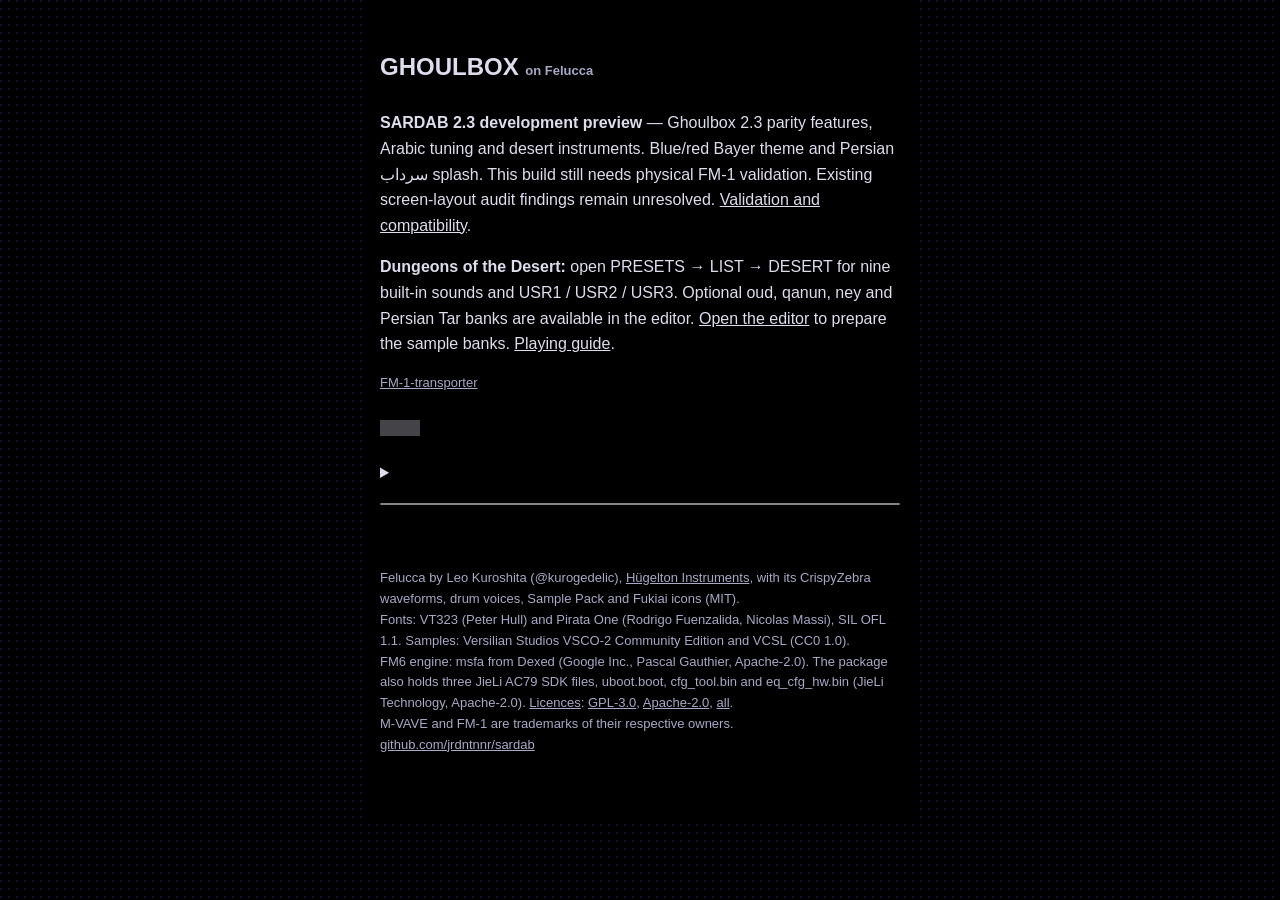
<file: web/index_pkg.html>
<!doctype html>
<!-- SPDX-License-Identifier: GPL-3.0-only
     Copyright (C) 2026 Leo Kuroshita (@kurogedelic), Hügelton Instruments -->
<html lang="en" data-brand="sardab">
<head>
<meta charset="utf-8">
<meta name="viewport" content="width=device-width, initial-scale=1">
<title>GHOULBOX</title>
<style>
  :root { --bg: #F2EAD8; --fg: #1E140C; --dim: #6E604C; --theme: #9A5A0C; }   /* GHOULBOX: parchment / CRYPT */
  @media (prefers-color-scheme: dark) {
    :root:not([data-theme="light"]) { --bg: #0E0B08; --fg: #E8DCC4; --dim: #A0927C; --theme: #E89A2C; }
  }
  :root[data-theme="dark"] { --bg: #0E0B08; --fg: #E8DCC4; --dim: #A0927C; --theme: #E89A2C; }
  h1 { color: var(--theme); }
  body { margin: 0; background: var(--bg); color: var(--fg);
         font: 16px/1.6 -apple-system, BlinkMacSystemFont, "Helvetica Neue", Arial, sans-serif; }
  main { max-width: 520px; margin: 0 auto; padding: 48px 16px; }
  h1 { font-size: 24px; font-weight: 600; margin: 0 0 24px; }
  .lang { float: right; font-size: 13px; color: var(--dim); cursor: pointer; text-decoration: underline; background: none; padding: 0; color: var(--dim); }
  p { margin: 0 0 16px; }
  button { font: inherit; background: var(--fg); color: var(--bg); border: 0; padding: 8px 20px; cursor: pointer; }
  button:disabled { opacity: .3; cursor: default; }
  #status { margin-top: 16px; min-height: 1.6em; }
  .small { color: var(--dim); font-size: 13px; }
  progress { width: 100%; height: 4px; margin-top: 16px; }
  pre { color: var(--dim); font-size: 12px; white-space: pre-wrap; margin-top: 16px; }
</style>
<link rel="stylesheet" href="sardab-theme.css">
</head>
<body class="installer">
<main>
  <button class="lang" id="lang"></button>
  <h1>GHOULBOX <span class="small" style="color:var(--dim)">on Felucca</span></h1>
  <p><strong>SARDAB 2.3 development preview</strong> — Ghoulbox 2.3 parity features, Arabic tuning and desert instruments.
    Blue/red Bayer theme and Persian سرداب splash. This build still needs physical FM-1 validation. Existing screen-layout audit findings remain unresolved.
    <a href="https://github.com/jrdntnnr/sardab/blob/main/docs/INTEGRATION-STATUS.md" style="color:inherit">Validation and compatibility</a>.</p>
  <p><strong>Dungeons of the Desert:</strong> open PRESETS → LIST → DESERT for nine built-in sounds and USR1 / USR2 / USR3.
    Optional oud, qanun, ney and Persian Tar banks are available in the editor.
    <a href="../editor/" style="color:inherit">Open the editor</a> to prepare the sample banks.
    <a href="https://github.com/jrdntnnr/sardab/blob/main/docs/DUNGEONS-OF-THE-DESERT.md" style="color:inherit">Playing guide</a>.</p>
  <p data-t="intro"></p>
  <p data-t="warn"></p>
  <p class="small" data-t="direct"></p>
  <p class="small" data-t="beta"></p>
  <p class="small"><span data-t="brick"></span>
    <a href="https://github.com/kurogedelic/FM-1-transporter" target="_blank" rel="noopener" style="color:inherit">FM-1-transporter</a></p>
  <p><button id="go" disabled data-t="install"></button></p>
  <details style="margin-top:24px">
    <summary data-t="stockTitle"></summary>
    <p class="small" data-t="back"></p>
    <p class="small"><a href="https://www.m-vave.com/download" target="_blank" rel="noopener" style="color:inherit">M-VAVE Downloads</a></p>
    <p><label><span data-t="stockFile"></span><br><input id="stock-file" type="file" accept=".fwsc"></label></p>
    <p><button id="stock-go" disabled data-t="stockGo"></button></p>
    <p class="small" data-t="stockBackup"></p>
    <p class="small"><label><input id="stock-recovery" type="checkbox"> <span data-t="stockRecovery"></span></label></p>
  </details>
  <progress id="bar" max="100" value="0"></progress>
  <p id="status"></p>
  <pre id="log"></pre>
  <p><a href="../editor/" style="color:inherit" data-t="editor"></a></p>
  <p class="small">Felucca by Leo Kuroshita (@kurogedelic), <a href="https://hugelton.com" target="_blank" rel="noopener" style="color:inherit">Hügelton Instruments</a>, with its CrispyZebra waveforms, drum voices, Sample Pack and Fukiai icons (MIT).<br>
    Fonts: VT323 (Peter Hull) and Pirata One (Rodrigo Fuenzalida, Nicolas Massi), SIL OFL 1.1. Samples: Versilian Studios VSCO-2 Community Edition and VCSL (CC0 1.0).<br>
    FM6 engine: msfa from Dexed (Google Inc., Pascal Gauthier, Apache-2.0). The package also holds three JieLi AC79 SDK files, uboot.boot, cfg_tool.bin and eq_cfg_hw.bin (JieLi Technology, Apache-2.0). <a href="../../firmware/LICENSING.md" style="color:inherit">Licences</a>: <a href="../../firmware/LICENSE" style="color:inherit">GPL-3.0</a>, <a href="../../firmware/LICENSES/Apache-2.0.txt" style="color:inherit">Apache-2.0</a>, <a href="../../firmware/LICENSES/" style="color:inherit">all</a>.<br>
    M-VAVE and FM-1 are trademarks of their respective owners.<br>
    <span data-t="license"></span> <a href="https://github.com/jrdntnnr/sardab" target="_blank" rel="noopener" style="color:inherit">github.com/jrdntnnr/sardab</a></p>
</main>
<script type="module">
/*LIB*/
const $ = (id) => document.getElementById(id);
const TEXT = {
  ja: {
    intro: "FM-1 を USB で接続してください。（Chrome か Edge で使えます）",
    warn: "書き込み中は USB を抜かないでください。",
    install: "インストール", other: "English",
    editor: "エディタ（インストール後、パソコンから音色やシーケンスを編集）",
    direct: "USB ケーブルはパソコンに直接つないでください。Probe や Transporter などの機材は不要です。",
    brick: "万一インストールに失敗して起動しなくなった場合は、復旧に Transporter が必要です:",
    beta: "この版はマイクロトーナル開発プレビューです。不具合は GitHub で知らせてください。このカスタムファームウェアを使ったことで FM-1 が壊れたり不具合が起きたりしても、作者は一切の責任を負いません。自己責任でお使いください。",
    back: "M-VAVEから公式FM-1 V15を取得し、未変更のFM-1.fwscを選んでください。ファイルはこのブラウザ内で検証し、サーバーへ送りません。",
    stockTitle: "公式V15に戻す", stockFile: "公式FM-1.fwsc", stockGo: "バックアップして公式V15へ戻す",
    stockBackup: "現在の曲・保存曲・音色バンク・サンプル・設定を先に保存します。全体バックアップ非対応版は、Feluccaを更新してから行ってください。復元はFeluccaを再インストールしてエディタから行います。",
    stockRecovery: "更新中断の再開：全体バックアップはすでにパソコンへ保存済み",
    stockValid: "公式V15を確認しました", stockConfirm: "全体バックアップファイルをパソコンに保存できましたか？ 続けると公式V15へ戻します。Feluccaの曲は公式V15では開けません。",
    stockNeedBackup: "書き込みモードからはバックアップできません。保存済みバックアップがある場合だけ、更新中断の再開にチェックしてください。",
    stockUnsupported: "このFeluccaは全体バックアップに未対応です。先に最新版をインストールしてください。",
    backup: "全体バックアップ保存中 ", stockError: "公式ファイルを確認できません: ",
    loaderUnknown: "このインストーラーが知らない書き込みモードです。何も送っていません。この名前を添えて GitHub で報告してください: ",
    loaderStock: "FM-1 は M-VAVE 公式の書き込みモードで待機しています。このモードには公式FM-1.fwscしか書き込めません。何も送っていません。先に「公式V15に戻す」を完了してください。",
    stockHead: "FM-1 が CHECK HEAD で公式ファイルを拒否しました（FAILED -5）。起動データが V15 と異なります。何も書き込んでおらず、SARDAB はそのまま使えます。別の方法で戻そうとしないでください。上の FAILED -5 のリンクを読み、GitHub で報告してください。",
    nomidi: "このブラウザでは使えません。Chrome か Edge で開いてください。", loadfail: "読み込めませんでした: ",
    start: "開始します", verify: "確認中", loader: "書き込みモードに切り替え中", write: "書き込み中",
    reboot: "再起動中", done: "完了しました", stopped: "途中で止まりました。USB を挿し直してもう一度押してください。",
    error: "エラー: ",
    denied: "MIDI（SysEx）の使用が許可されませんでした。アドレスバーのサイト設定で MIDI を許可して、もう一度押してください。",
    notfound: "FM-1 が見つかりません。USB ケーブル（データ通信用か）を確かめ、MIDI を使う他のアプリを閉じてから、もう一度押してください。",
    model: "接続されている機器は FM-1 ではありません。",
    lost: "USB の接続が切れました。挿し直してもう一度押してください。",
    reload: "書き込みモードの FM-1 に接続するためページを再読み込みします…",
    resuming: "書き込みを続けます…",
    noloader: "書き込みモードの FM-1 が見つかりません。USB を挿し直してもう一度押してください（終わるまで書き込みモードのままです）。",
    noreturn: "FM-1 が戻ってきません。電源を入れ直してください。",
    mismatch: "書き込みは終わりましたが、FM-1 が別のバージョンを報告しています: ",
    badpkg: "インストールするファイルが壊れています。ページを再読み込みしてください。",
    leave: "書き込み中です。ページを閉じないでください。",
    license: "GPL-3.0、無保証。ソース:",
  },
  en: {
    intro: "Connect the FM-1 by USB. (Works in Chrome or Edge.)",
    warn: "Do not unplug the USB cable while writing.",
    install: "Install", other: "日本語",
    editor: "Editor (after installing: edit sounds and sequences from the computer)",
    direct: "Connect the USB cable directly to the computer. No probe or Transporter is needed.",
    brick: "If an install fails and the FM-1 no longer starts, recovering it needs a Transporter:",
    beta: "This is a microtonal development preview; please report problems on this fork’s GitHub. The author accepts no responsibility if your FM-1 is damaged or misbehaves because of this custom firmware. Use it at your own risk.",
    back: "Get official FM-1 V15 from M-VAVE and select the unmodified FM-1.fwsc. The browser validates it locally; it is not sent to a server.",
    stockTitle: "Return to official V15", stockFile: "Official FM-1.fwsc", stockGo: "Back up and return to official V15",
    stockBackup: "Current music, saved music, sound banks, samples and settings are saved first. Older firmware needs a Felucca update for complete backups. To restore an archive later, reinstall Felucca and use the editor.",
    stockRecovery: "Resume an interrupted update: I already saved a complete backup to this computer",
    stockValid: "Official V15 verified", stockConfirm: "Has the complete backup file been saved to this computer? Continue to return to official V15. Official V15 cannot open Felucca music.",
    stockNeedBackup: "An update loader cannot export a backup. Only select resume if you already saved a complete backup.",
    stockUnsupported: "This Felucca does not support complete backups. Install the current Felucca first.",
    backup: "Saving complete backup ", stockError: "Cannot validate official firmware: ",
    loaderUnknown: "The FM-1 is in an update mode this installer does not know. Nothing was sent. Please report it on GitHub with this name: ",
    loaderStock: "The FM-1 is waiting in M-VAVE's official update mode, which only accepts the official FM-1.fwsc. Nothing was sent. Finish Return to official V15 first.",
    stockHead: "The FM-1 refused the official file at CHECK HEAD (FAILED -5): its boot data differs from V15's. Nothing was written; SARDAB stays installed. Do not try other ways to return to stock. Open the FAILED -5 link above and report it on GitHub.",
    nomidi: "This browser cannot do it. Open the page in Chrome or Edge.", loadfail: "Could not load: ",
    start: "Starting", verify: "Verifying", loader: "Switching to update mode", write: "Writing",
    reboot: "Restarting", done: "Done", stopped: "Stopped. Replug the USB cable and press Install again.",
    error: "Error: ",
    denied: "MIDI (SysEx) access was not allowed. Allow MIDI in the site settings (address bar) and press Install again.",
    notfound: "FM-1 not found. Check the USB cable (a data cable), close other apps that use MIDI, and press Install again.",
    model: "The connected device is not an FM-1.",
    lost: "The USB connection was lost. Replug it and press Install again.",
    reload: "Reloading the page to reach the FM-1 in update mode…",
    resuming: "Continuing the update…",
    noloader: "The FM-1 in update mode was not found. Replug the USB cable and press Install again (it stays in update mode until it is finished).",
    noreturn: "The FM-1 did not come back. Power-cycle it.",
    mismatch: "Written, but the FM-1 reports another version: ",
    badpkg: "The file to install is damaged. Reload the page.",
    leave: "Writing. Do not close the page.",
    license: "GPL-3.0, no warranty. Source:",
  },
};
let lang = (navigator.language || "en").toLowerCase().startsWith("ja") ? "ja" : "en";
const t = (k) => TEXT[lang][k];
let lastKey = null, lastArg = "";
function applyLang() {
  document.documentElement.lang = lang;
  document.querySelectorAll("[data-t]").forEach((e) => { e.textContent = t(e.dataset.t); });
  $("lang").textContent = t("other");
  if (lastKey) $("status").textContent = t(lastKey) + lastArg;
}
$("lang").addEventListener("click", () => { lang = lang === "ja" ? "en" : "ja"; applyLang(); });
applyLang();
const sayK = (k, arg = "") => { lastKey = k; lastArg = arg; $("status").textContent = t(k) + arg; };
const say = (txt) => { lastKey = null; $("status").textContent = txt; };
const log = (t) => { $("log").textContent += t + "\n"; };
let image = null;
const meta = /*META*/;

let writing = false, stock = null, stockFileEpoch = 0, resumed = false;   // resumed: GHOULBOX, the page came back from a "reload"
const lockInstaller = (on) => { writing = on; $("go").disabled = on || !image; $("stock-go").disabled = on || !stock; $("stock-file").disabled = on; $("stock-recovery").disabled = on; };
window.addEventListener("beforeunload", (e) => { if (writing) { e.preventDefault(); e.returnValue = t("leave"); } });

(async () => {
  if (!navigator.requestMIDIAccess) { sayK("nomidi"); return; }
  try {
    const r = await fetch(meta.pkg);
    if (!r.ok) throw new Error(`${meta.pkg}: HTTP ${r.status}`);
    const pkg = new Uint8Array(await r.arrayBuffer());
    if (productOf(pkg) !== meta.product) { sayK("badpkg"); return; }
    image = logicalImage(pkg);
    say(`GHOULBOX ${meta.version}`);
    $("go").disabled = false;
    let resume = null;
    try { resume = sessionStorage.getItem("ghoulbox-resume"); sessionStorage.removeItem("ghoulbox-resume"); } catch (_) {}
    if (resume) { resumed = true; sayK("resuming"); $("go").click(); }   // (GHOULBOX: back from the "reload" below)
  } catch (e) { sayK("loadfail", e.message); }
})();

const refuseLoader = id => sayK(id === STOCK_LOADER ? "loaderStock" : id === SARDAB_LOADER ? "loaderMelodee" : "loaderUnknown", id);

$("go").addEventListener("click", async () => {
  if (writing) return;
  lockInstaller(true);
  let midi;
  try { midi = await navigator.requestMIDIAccess({ sysex: true }); }
  catch (e) { sayK("denied"); lockInstaller(false); return; }
  try {
    const up = new Updater(midi, log);
    const total = 74 + 1167;
    const step = (k, a) => {
      log(`${k} ${a ?? ""}`);
      if (k === "start") sayK("start");
      if (k === "verify") { sayK("verify"); $("bar").value = (a / total) * 100; }
      if (k === "loader") sayK("loader");
      if (k === "write") { sayK("write"); $("bar").value = ((74 + a) / total) * 100; }
      if (k === "reboot") sayK("reboot");
      if (k === "done") { $("bar").value = 100; sayK("done"); }
    };
    if (resumed) {                                   // GHOULBOX: reloaded to reach the loader: wait for it (its ports can be
      resumed = false;                               // listed a moment late), never fall back to looking for a running FM-1
      const ok = await up.resume(image, step, meta.product, 15000);
      if (ok) { try { sessionStorage.removeItem("ghoulbox-reloads"); } catch (_) {} }
      sayK(ok ? "done" : "noloader");
      lockInstaller(false);
      return;
    }
    const ota = await up.find((id) => /^ota-/i.test(id.model));
    if (ota) {
      ota.link.close();
      if (ota.id.text !== SARDAB_LOADER) refuseLoader(ota.id.text);
      else sayK((await up.resume(image, step, meta.product)) ? "done" : "stopped");
    } else {
      await up.install(image, meta.product, step);
    }
  } catch (e) {
    let reloads = 0;
    try { reloads = +(sessionStorage.getItem("ghoulbox-reloads") || 0); } catch (_) {}
    if (e && e.code === "reload" && reloads >= 2) {   // GHOULBOX: two reloads did not reach it: the cable, not the page
      try { sessionStorage.removeItem("ghoulbox-reloads"); } catch (_) {}
      sayK("noloader");
      log(String(e && e.stack || e));
      lockInstaller(false);
      return;
    }
    if (e && e.code === "reload") {                    // GHOULBOX: Chrome on Linux hides the loader's input from this page;
      sayK("reload");                                  // a reloaded page sees it and resumes (the loader waits for us)
      try { sessionStorage.setItem("ghoulbox-resume", "1"); sessionStorage.setItem("ghoulbox-reloads", String(reloads + 1)); } catch (_) {}
      writing = false;                                 // (no "leave this page?" prompt)
      setTimeout(() => location.reload(), 500);
      return;
    }
    if (e && e.code === "wrongloader") refuseLoader(e.detail);
    else if (e && e.code && TEXT[lang][e.code]) sayK(e.code, e.detail || "");
    else sayK("error", e && e.message);
    log(String(e && e.stack || e));
  }
  lockInstaller(false);
});

$("stock-file").addEventListener("change", async () => {
  const epoch = ++stockFileEpoch, file = $("stock-file").files[0]; stock = null; lockInstaller(false);
  if (!file) return;
  try {
    if (file.size !== STOCK_V15_SIZE) throw new Error("FM-1 V15 / FM-1.fwsc");
    const verified = await validateStockPackage(new Uint8Array(await file.arrayBuffer()));
    if (epoch !== stockFileEpoch) return;
    stock = verified; sayK("stockValid"); lockInstaller(false);
  } catch (e) { if (epoch === stockFileEpoch) sayK("stockError", e.message); }
});
function saveArchive(archive) {
  const url = URL.createObjectURL(new Blob([JSON.stringify(archive)], {type:"application/json"}));
  const a = document.createElement("a"); a.href = url; a.download = `SARDAB-backup-${new Date().toISOString().slice(0,10)}.json`;
  document.body.append(a); a.click(); a.remove(); setTimeout(() => URL.revokeObjectURL(url), 1000);
}
function archiveInfo(a) {
  let pos = a.indexOf(0); if (pos < 0) throw new Error("Invalid INFO");
  const version = String.fromCharCode(...a.slice(0,pos)); pos++;
  const engines = a[pos]; pos += 5;
  for (let i = 0; i < engines; i++) { const end = a.indexOf(0,pos); if (end < 0) throw new Error("Invalid INFO"); pos = end + 1; }
  const ext = a.slice(pos + 1);
  // Opaque archives depend on BACKUP capability, not the UI/motion protocol version.
  const supported = /^(SARDAB|GHOULBOX|FELUCCA) /i.test(version) &&
    ext[8] === 0x42 && ext[9] === 1 && !!(ext[10] & 1);
  return {version,supported};
}
$("stock-go").addEventListener("click", async () => {
  if (!stock || writing) return;
  const selected = stock; lockInstaller(true);
  let link = null;
  try {
    let midi;
    try { midi = await navigator.requestMIDIAccess({sysex:true}); } catch (e) { sayK("denied"); return; }
    const up = new Updater(midi, log);
    const step = (k, n) => { log(`${k} ${n ?? ""}`); if (["start","verify","loader","write","reboot","done"].includes(k)) sayK(k); if (k === "done") $("bar").value = 100; };
    const loader = await up.find(id => /^ota-/i.test(id.model));
    if (loader) {
      loader.link.close();
      if (loader.id.text !== STOCK_LOADER) { refuseLoader(loader.id.text); return; }
      if (!$("stock-recovery").checked) { sayK("stockNeedBackup"); return; }
      if (!confirm(t("stockConfirm"))) return;
      sayK(await up.resume(selected.image, step, selected.product, 0, STOCK_LOADER) ? "done" : "stopped");
    } else {
      const device = await up.find(id => id.model === "FM-1");
      if (!device) { sayK("notfound"); return; }
      const input = device.link.input, output = device.link.output; device.link.close();
      link = new BackupConnection(input, output);
      const info = archiveInfo(await link.request([1,[]]));
      if (!info.supported) { sayK("stockUnsupported"); return; }
      const archive = await captureBackup((r,o) => link.request(r,o), info.version,
        (done,total) => sayK("backup", `${Math.round(done / Math.max(1,total) * 100)}%`));
      saveArchive(archive); link.close(); link = null;
      if (!confirm(t("stockConfirm"))) return;
      await up.install(selected.image, selected.product, step, STOCK_LOADER);
    }
  } catch (e) {
    if (e.code === "stopped" && e.lastRead >= selected.head.from && e.lastRead < selected.head.to) sayK("stockHead");
    else if (e.code === "wrongloader") refuseLoader(e.detail);
    else if (e.code && TEXT[lang][e.code]) sayK(e.code,e.detail || ""); else sayK("error",e.message);
    log(String(e.stack || e));
  } finally { if (link) link.close(); lockInstaller(false); }
});
</script>
</body>
</html>
</file>
<file: webapp/installer/sardab-theme.css>
/* SPDX-License-Identifier: GPL-3.0-only
 * SARDAB / AmbientZero palette. Same 4x4 Bayer order as firmware/src/gfx.c.
 * Static 2px cells on the web; 1px cells on the 240px device. */
:root[data-brand="sardab"] {
  color-scheme: dark;
  --sd-bg: #000000; --sd-surface: #0A0A1E; --sd-text: #DDDDEE;
  --sd-value: #8798FF; --sd-active: #FF5648; --sd-blue: #3333CC;
  --sd-texture: #191935;
  --sd-muted: #A8A8C7; --sd-rule: #414B80; --sd-annotate: #8798FF;
  --sd-error: #FF8E87; --sd-warning: #E8CD84; --sd-success: #98D2B0;
  --bg: var(--sd-bg); --fg: var(--sd-text); --dim: var(--sd-muted);
  --line: var(--sd-rule); --rule: var(--sd-rule); --theme: var(--sd-value);
  --body: #080816; --tray: #03030D; --part: #10102D; --edge: var(--sd-rule);
  --label: var(--sd-text); --lit: var(--sd-active); --green: #98D2B0;
  --bone: var(--sd-text); --amber: var(--sd-value); --night: var(--sd-bg);
  --plaque: var(--sd-surface); --ash: var(--sd-muted); --ink: var(--sd-bg);
  --stone: var(--sd-surface); --ember: var(--sd-active); --moss: var(--sd-success);
  --sd-ground: url("data:image/svg+xml,%3Csvg%20xmlns%3D%22http%3A%2F%2Fwww.w3.org%2F2000%2Fsvg%22%20width%3D%228%22%20height%3D%228%22%20shape-rendering%3D%22crispEdges%22%3E%3Crect%20x%3D%220%22%20y%3D%220%22%20width%3D%222%22%20height%3D%222%22%20fill%3D%22%23111133%22%2F%3E%3C%2Fsvg%3E");
  --sd-rule-pattern: url("data:image/svg+xml,%3Csvg%20xmlns%3D%22http%3A%2F%2Fwww.w3.org%2F2000%2Fsvg%22%20width%3D%228%22%20height%3D%228%22%20shape-rendering%3D%22crispEdges%22%3E%3Crect%20x%3D%220%22%20y%3D%220%22%20width%3D%222%22%20height%3D%222%22%20fill%3D%22%238798FF%22%2F%3E%3Crect%20x%3D%224%22%20y%3D%220%22%20width%3D%222%22%20height%3D%222%22%20fill%3D%22%238798FF%22%2F%3E%3Crect%20x%3D%222%22%20y%3D%222%22%20width%3D%222%22%20height%3D%222%22%20fill%3D%22%238798FF%22%2F%3E%3Crect%20x%3D%226%22%20y%3D%222%22%20width%3D%222%22%20height%3D%222%22%20fill%3D%22%238798FF%22%2F%3E%3Crect%20x%3D%220%22%20y%3D%224%22%20width%3D%222%22%20height%3D%222%22%20fill%3D%22%238798FF%22%2F%3E%3Crect%20x%3D%224%22%20y%3D%224%22%20width%3D%222%22%20height%3D%222%22%20fill%3D%22%238798FF%22%2F%3E%3Crect%20x%3D%222%22%20y%3D%226%22%20width%3D%222%22%20height%3D%222%22%20fill%3D%22%238798FF%22%2F%3E%3Crect%20x%3D%226%22%20y%3D%226%22%20width%3D%222%22%20height%3D%222%22%20fill%3D%22%238798FF%22%2F%3E%3C%2Fsvg%3E");
}
:root[data-brand="sardab"][data-theme="light"] {
  color-scheme: light;
  --sd-bg: #EEEEFA; --sd-surface: #E0E0F0; --sd-text: #14142A;
  --sd-value: #30309B; --sd-active: #A32B22; --sd-blue: #3333CC;
  --sd-muted: #53536D; --sd-rule: #8787AC; --sd-annotate: #30309B;
  --sd-error: #A32B22; --sd-warning: #705616; --sd-success: #22643B;
  --sd-ground: url("data:image/svg+xml,%3Csvg%20xmlns%3D%22http%3A%2F%2Fwww.w3.org%2F2000%2Fsvg%22%20width%3D%228%22%20height%3D%228%22%20shape-rendering%3D%22crispEdges%22%3E%3Crect%20x%3D%220%22%20y%3D%220%22%20width%3D%222%22%20height%3D%222%22%20fill%3D%22%23D5D5ED%22%2F%3E%3C%2Fsvg%3E");
}
:root[data-brand="sardab"] body {
  background: var(--sd-ground) 0 0 / 8px 8px var(--sd-bg);
  color: var(--sd-text);
}
:root[data-brand="sardab"] a { color: var(--sd-value); }
:root[data-brand="sardab"] a:hover { color: var(--sd-active); }
:root[data-brand="sardab"] :focus-visible { outline: 2px solid var(--sd-active); outline-offset: 3px; }
:root[data-brand="sardab"] button,
:root[data-brand="sardab"] select,
:root[data-brand="sardab"] input { accent-color: var(--sd-active); }
:root[data-brand="sardab"] .top,
:root[data-brand="sardab"] .group,
:root[data-brand="sardab"] .smp,
:root[data-brand="sardab"] .utility { background-color: var(--sd-bg); }
:root[data-brand="sardab"] .top { border-bottom: 2px solid var(--sd-rule); }
:root[data-brand="sardab"] .tabs button[aria-selected="true"] {
  color: var(--sd-text); background: var(--sd-surface); box-shadow: inset 0 2px var(--sd-active);
}
:root[data-brand="sardab"] .grid button.on,
:root[data-brand="sardab"] .seg button[aria-pressed="true"],
:root[data-brand="sardab"] button.tog[aria-pressed="true"] {
  background-color: var(--sd-active); color: var(--sd-bg); border-color: var(--sd-active);
}
:root[data-brand="sardab"] .utility { padding: 14px; border: 1px solid var(--sd-rule); }
:root[data-brand="sardab"] .utility > summary { color: var(--sd-text); }
:root[data-brand="sardab"] .utility > summary::after,
:root[data-brand="sardab"] .tabs::after {
  content: ""; display: block; width: 100%; height: 2px; margin-top: 8px;
  background: var(--sd-rule-pattern) 0 0 / 8px 8px var(--sd-blue);
}
:root[data-brand="sardab"] .utility button,
:root[data-brand="sardab"] .utility select,
:root[data-brand="sardab"] .audio button,
:root[data-brand="sardab"] .audio select {
  color: var(--sd-text); background: var(--sd-surface); border: 1px solid var(--sd-rule);
}
:root[data-brand="sardab"] .audio button,
:root[data-brand="sardab"] .audio select { min-height: 34px; padding: 4px 8px; }
:root[data-brand="sardab"] .utility .primary,
:root[data-brand="sardab"] .start button,
:root[data-brand="sardab"] .audio-recovery button {
  background: var(--sd-active); color: var(--sd-bg); border-color: var(--sd-active);
}
:root[data-brand="sardab"] .audio-recovery { background: var(--sd-surface); border-color: var(--sd-active); }
:root[data-brand="sardab"] .recorder { border-color: var(--sd-rule); }
:root[data-brand="sardab"] .recorder.recording .record { background: var(--sd-active); color: var(--sd-bg); }
:root[data-brand="sardab"] :is(.rec-help, .rec-peak, .record-format) { color: var(--sd-muted); }
:root[data-brand="sardab"] .rec-meter { border-color: var(--sd-rule); }
:root[data-brand="sardab"] .face.key { fill: url(#sd-key); stroke: var(--sd-rule); }
:root[data-brand="sardab"] .dim .face.btn { fill: var(--part); }
:root[data-brand="sardab"] .lit .face.btn { fill: var(--sd-active); }
:root[data-brand="sardab"] .green .face.btn { fill: var(--green); }
:root[data-brand="sardab"] .held .face.key,
:root[data-brand="sardab"] .lit .face.key { fill: url(#sd-key-live); stroke: var(--sd-text); }
:root[data-brand="sardab"] .slit { fill: var(--sd-rule); }
:root[data-brand="sardab"] .lit .slit { fill: var(--sd-text); filter: none; }
:root[data-brand="sardab"] .lit text { fill: var(--sd-bg); }
:root[data-brand="sardab"] .held .face { stroke: var(--sd-text); }
:root[data-brand="sardab"] .latched .face { stroke: var(--sd-value); }
:root[data-brand="sardab"] .panel,
:root[data-brand="sardab"] .toc,
:root[data-brand="sardab"] .mini,
:root[data-brand="sardab"] .back { background: var(--sd-surface); border-color: var(--sd-rule); box-shadow: none; }
:root[data-brand="sardab"] :is(h1,h2,h3) { color: var(--sd-text); }
:root[data-brand="sardab"] .hero { grid-template-columns: 1fr auto; }
:root[data-brand="sardab"] .hero .eyebrow { color: var(--sd-active); }
:root[data-brand="sardab"] body.focus-mode { background: #000; }
:root[data-brand="sardab"] body.installer main { background: var(--sd-bg); }
@media (max-width: 760px) { :root[data-brand="sardab"] .hero { grid-template-columns: 1fr; } }
@media (orientation: portrait) and (max-width: 700px) {
  :root[data-brand="sardab"] .device { min-width: 0; }
}
@media print { :root[data-brand="sardab"] body { color: #111; background: #fff; } }
</file>
<file: web/sardab-theme.css>
/* SPDX-License-Identifier: GPL-3.0-only
 * SARDAB / AmbientZero palette. Same 4x4 Bayer order as firmware/src/gfx.c.
 * Static 2px cells on the web; 1px cells on the 240px device. */
:root[data-brand="sardab"] {
  color-scheme: dark;
  --sd-bg: #000000; --sd-surface: #0A0A1E; --sd-text: #DDDDEE;
  --sd-value: #8798FF; --sd-active: #FF5648; --sd-blue: #3333CC;
  --sd-texture: #191935;
  --sd-muted: #A8A8C7; --sd-rule: #414B80; --sd-annotate: #8798FF;
  --sd-error: #FF8E87; --sd-warning: #E8CD84; --sd-success: #98D2B0;
  --bg: var(--sd-bg); --fg: var(--sd-text); --dim: var(--sd-muted);
  --line: var(--sd-rule); --rule: var(--sd-rule); --theme: var(--sd-value);
  --body: #080816; --tray: #03030D; --part: #10102D; --edge: var(--sd-rule);
  --label: var(--sd-text); --lit: var(--sd-active); --green: #98D2B0;
  --bone: var(--sd-text); --amber: var(--sd-value); --night: var(--sd-bg);
  --plaque: var(--sd-surface); --ash: var(--sd-muted); --ink: var(--sd-bg);
  --stone: var(--sd-surface); --ember: var(--sd-active); --moss: var(--sd-success);
  --sd-ground: url("data:image/svg+xml,%3Csvg%20xmlns%3D%22http%3A%2F%2Fwww.w3.org%2F2000%2Fsvg%22%20width%3D%228%22%20height%3D%228%22%20shape-rendering%3D%22crispEdges%22%3E%3Crect%20x%3D%220%22%20y%3D%220%22%20width%3D%222%22%20height%3D%222%22%20fill%3D%22%23111133%22%2F%3E%3C%2Fsvg%3E");
  --sd-rule-pattern: url("data:image/svg+xml,%3Csvg%20xmlns%3D%22http%3A%2F%2Fwww.w3.org%2F2000%2Fsvg%22%20width%3D%228%22%20height%3D%228%22%20shape-rendering%3D%22crispEdges%22%3E%3Crect%20x%3D%220%22%20y%3D%220%22%20width%3D%222%22%20height%3D%222%22%20fill%3D%22%238798FF%22%2F%3E%3Crect%20x%3D%224%22%20y%3D%220%22%20width%3D%222%22%20height%3D%222%22%20fill%3D%22%238798FF%22%2F%3E%3Crect%20x%3D%222%22%20y%3D%222%22%20width%3D%222%22%20height%3D%222%22%20fill%3D%22%238798FF%22%2F%3E%3Crect%20x%3D%226%22%20y%3D%222%22%20width%3D%222%22%20height%3D%222%22%20fill%3D%22%238798FF%22%2F%3E%3Crect%20x%3D%220%22%20y%3D%224%22%20width%3D%222%22%20height%3D%222%22%20fill%3D%22%238798FF%22%2F%3E%3Crect%20x%3D%224%22%20y%3D%224%22%20width%3D%222%22%20height%3D%222%22%20fill%3D%22%238798FF%22%2F%3E%3Crect%20x%3D%222%22%20y%3D%226%22%20width%3D%222%22%20height%3D%222%22%20fill%3D%22%238798FF%22%2F%3E%3Crect%20x%3D%226%22%20y%3D%226%22%20width%3D%222%22%20height%3D%222%22%20fill%3D%22%238798FF%22%2F%3E%3C%2Fsvg%3E");
}
:root[data-brand="sardab"][data-theme="light"] {
  color-scheme: light;
  --sd-bg: #EEEEFA; --sd-surface: #E0E0F0; --sd-text: #14142A;
  --sd-value: #30309B; --sd-active: #A32B22; --sd-blue: #3333CC;
  --sd-muted: #53536D; --sd-rule: #8787AC; --sd-annotate: #30309B;
  --sd-error: #A32B22; --sd-warning: #705616; --sd-success: #22643B;
  --sd-ground: url("data:image/svg+xml,%3Csvg%20xmlns%3D%22http%3A%2F%2Fwww.w3.org%2F2000%2Fsvg%22%20width%3D%228%22%20height%3D%228%22%20shape-rendering%3D%22crispEdges%22%3E%3Crect%20x%3D%220%22%20y%3D%220%22%20width%3D%222%22%20height%3D%222%22%20fill%3D%22%23D5D5ED%22%2F%3E%3C%2Fsvg%3E");
}
:root[data-brand="sardab"] body {
  background: var(--sd-ground) 0 0 / 8px 8px var(--sd-bg);
  color: var(--sd-text);
}
:root[data-brand="sardab"] a { color: var(--sd-value); }
:root[data-brand="sardab"] a:hover { color: var(--sd-active); }
:root[data-brand="sardab"] :focus-visible { outline: 2px solid var(--sd-active); outline-offset: 3px; }
:root[data-brand="sardab"] button,
:root[data-brand="sardab"] select,
:root[data-brand="sardab"] input { accent-color: var(--sd-active); }
:root[data-brand="sardab"] .top,
:root[data-brand="sardab"] .group,
:root[data-brand="sardab"] .smp,
:root[data-brand="sardab"] .utility { background-color: var(--sd-bg); }
:root[data-brand="sardab"] .top { border-bottom: 2px solid var(--sd-rule); }
:root[data-brand="sardab"] .tabs button[aria-selected="true"] {
  color: var(--sd-text); background: var(--sd-surface); box-shadow: inset 0 2px var(--sd-active);
}
:root[data-brand="sardab"] .grid button.on,
:root[data-brand="sardab"] .seg button[aria-pressed="true"],
:root[data-brand="sardab"] button.tog[aria-pressed="true"] {
  background-color: var(--sd-active); color: var(--sd-bg); border-color: var(--sd-active);
}
:root[data-brand="sardab"] .utility { padding: 14px; border: 1px solid var(--sd-rule); }
:root[data-brand="sardab"] .utility > summary { color: var(--sd-text); }
:root[data-brand="sardab"] .utility > summary::after,
:root[data-brand="sardab"] .tabs::after {
  content: ""; display: block; width: 100%; height: 2px; margin-top: 8px;
  background: var(--sd-rule-pattern) 0 0 / 8px 8px var(--sd-blue);
}
:root[data-brand="sardab"] .utility button,
:root[data-brand="sardab"] .utility select,
:root[data-brand="sardab"] .audio button,
:root[data-brand="sardab"] .audio select {
  color: var(--sd-text); background: var(--sd-surface); border: 1px solid var(--sd-rule);
}
:root[data-brand="sardab"] .audio button,
:root[data-brand="sardab"] .audio select { min-height: 34px; padding: 4px 8px; }
:root[data-brand="sardab"] .utility .primary,
:root[data-brand="sardab"] .start button,
:root[data-brand="sardab"] .audio-recovery button {
  background: var(--sd-active); color: var(--sd-bg); border-color: var(--sd-active);
}
:root[data-brand="sardab"] .audio-recovery { background: var(--sd-surface); border-color: var(--sd-active); }
:root[data-brand="sardab"] .recorder { border-color: var(--sd-rule); }
:root[data-brand="sardab"] .recorder.recording .record { background: var(--sd-active); color: var(--sd-bg); }
:root[data-brand="sardab"] :is(.rec-help, .rec-peak, .record-format) { color: var(--sd-muted); }
:root[data-brand="sardab"] .rec-meter { border-color: var(--sd-rule); }
:root[data-brand="sardab"] .face.key { fill: url(#sd-key); stroke: var(--sd-rule); }
:root[data-brand="sardab"] .dim .face.btn { fill: var(--part); }
:root[data-brand="sardab"] .lit .face.btn { fill: var(--sd-active); }
:root[data-brand="sardab"] .green .face.btn { fill: var(--green); }
:root[data-brand="sardab"] .held .face.key,
:root[data-brand="sardab"] .lit .face.key { fill: url(#sd-key-live); stroke: var(--sd-text); }
:root[data-brand="sardab"] .slit { fill: var(--sd-rule); }
:root[data-brand="sardab"] .lit .slit { fill: var(--sd-text); filter: none; }
:root[data-brand="sardab"] .lit text { fill: var(--sd-bg); }
:root[data-brand="sardab"] .held .face { stroke: var(--sd-text); }
:root[data-brand="sardab"] .latched .face { stroke: var(--sd-value); }
:root[data-brand="sardab"] .panel,
:root[data-brand="sardab"] .toc,
:root[data-brand="sardab"] .mini,
:root[data-brand="sardab"] .back { background: var(--sd-surface); border-color: var(--sd-rule); box-shadow: none; }
:root[data-brand="sardab"] :is(h1,h2,h3) { color: var(--sd-text); }
:root[data-brand="sardab"] .hero { grid-template-columns: 1fr auto; }
:root[data-brand="sardab"] .hero .eyebrow { color: var(--sd-active); }
:root[data-brand="sardab"] body.focus-mode { background: #000; }
:root[data-brand="sardab"] body.installer main { background: var(--sd-bg); }
@media (max-width: 760px) { :root[data-brand="sardab"] .hero { grid-template-columns: 1fr; } }
@media (orientation: portrait) and (max-width: 700px) {
  :root[data-brand="sardab"] .device { min-width: 0; }
}
@media print { :root[data-brand="sardab"] body { color: #111; background: #fff; } }
</file>
